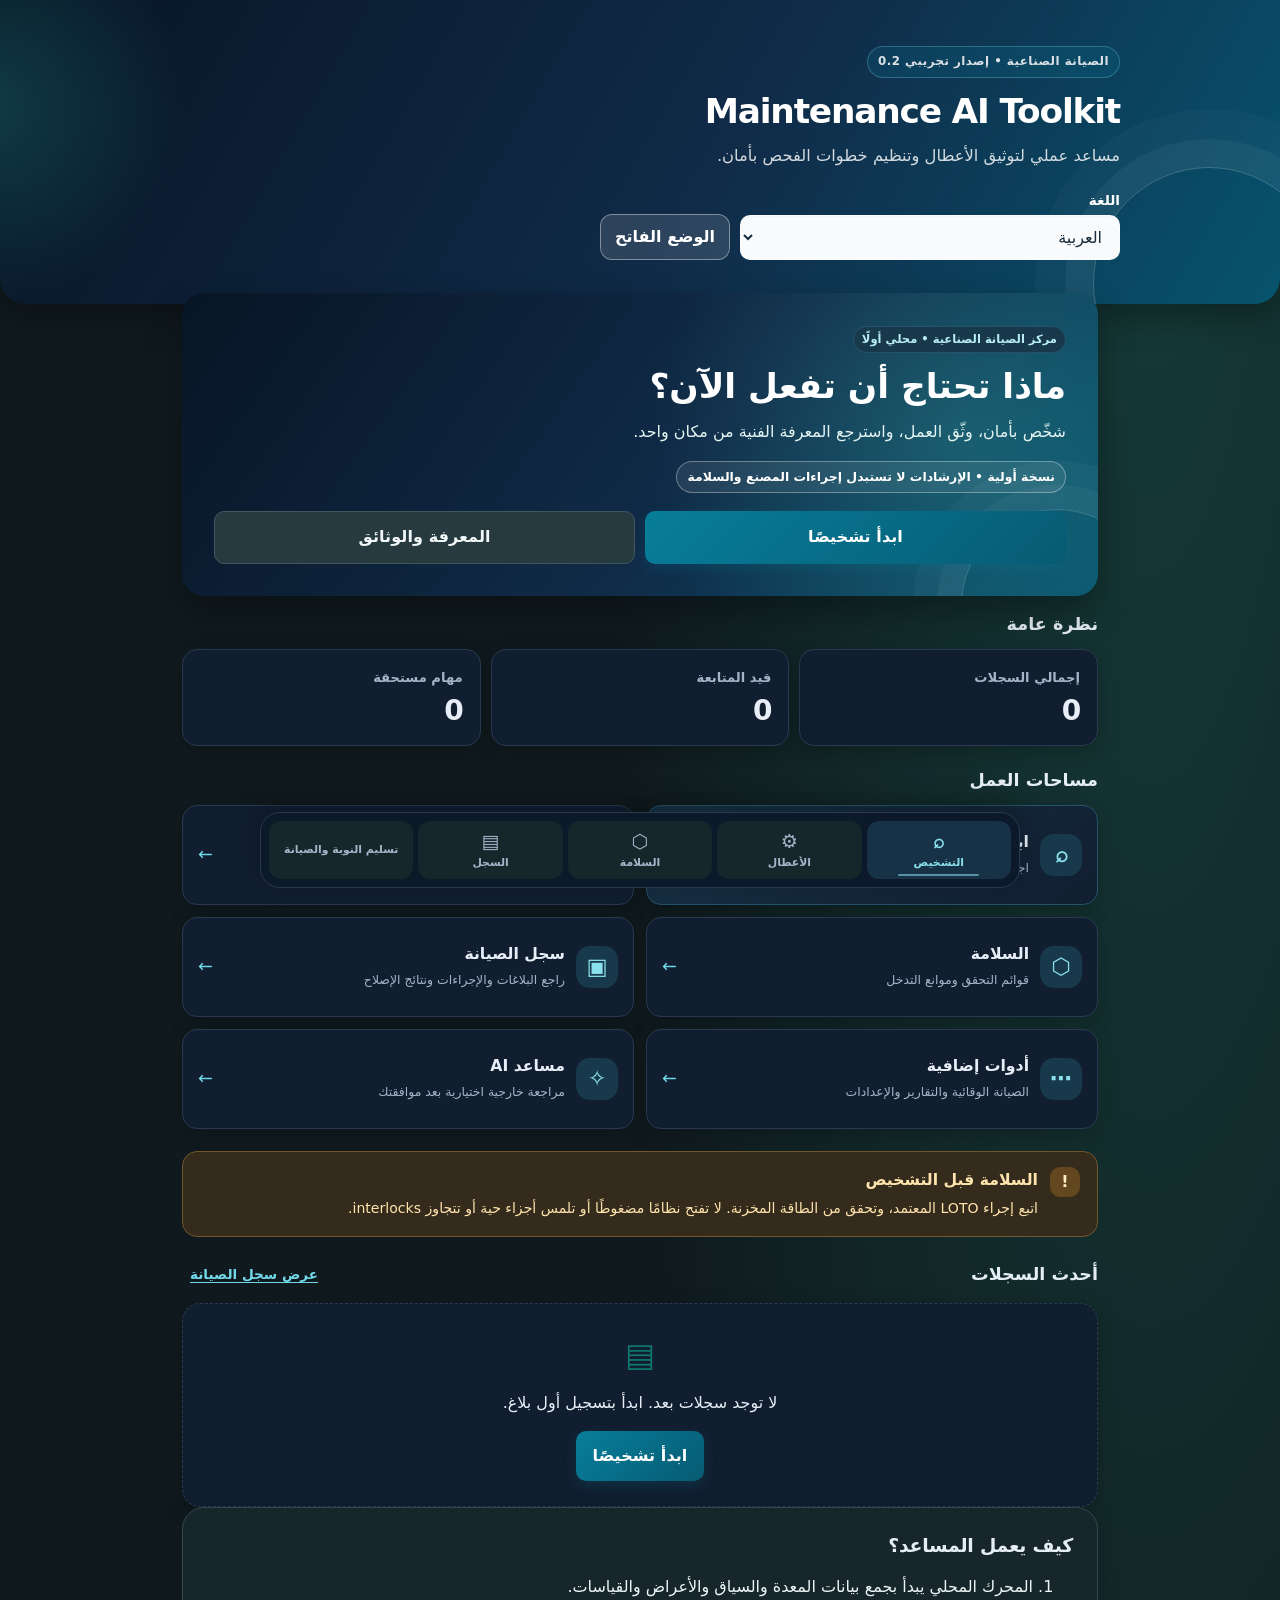
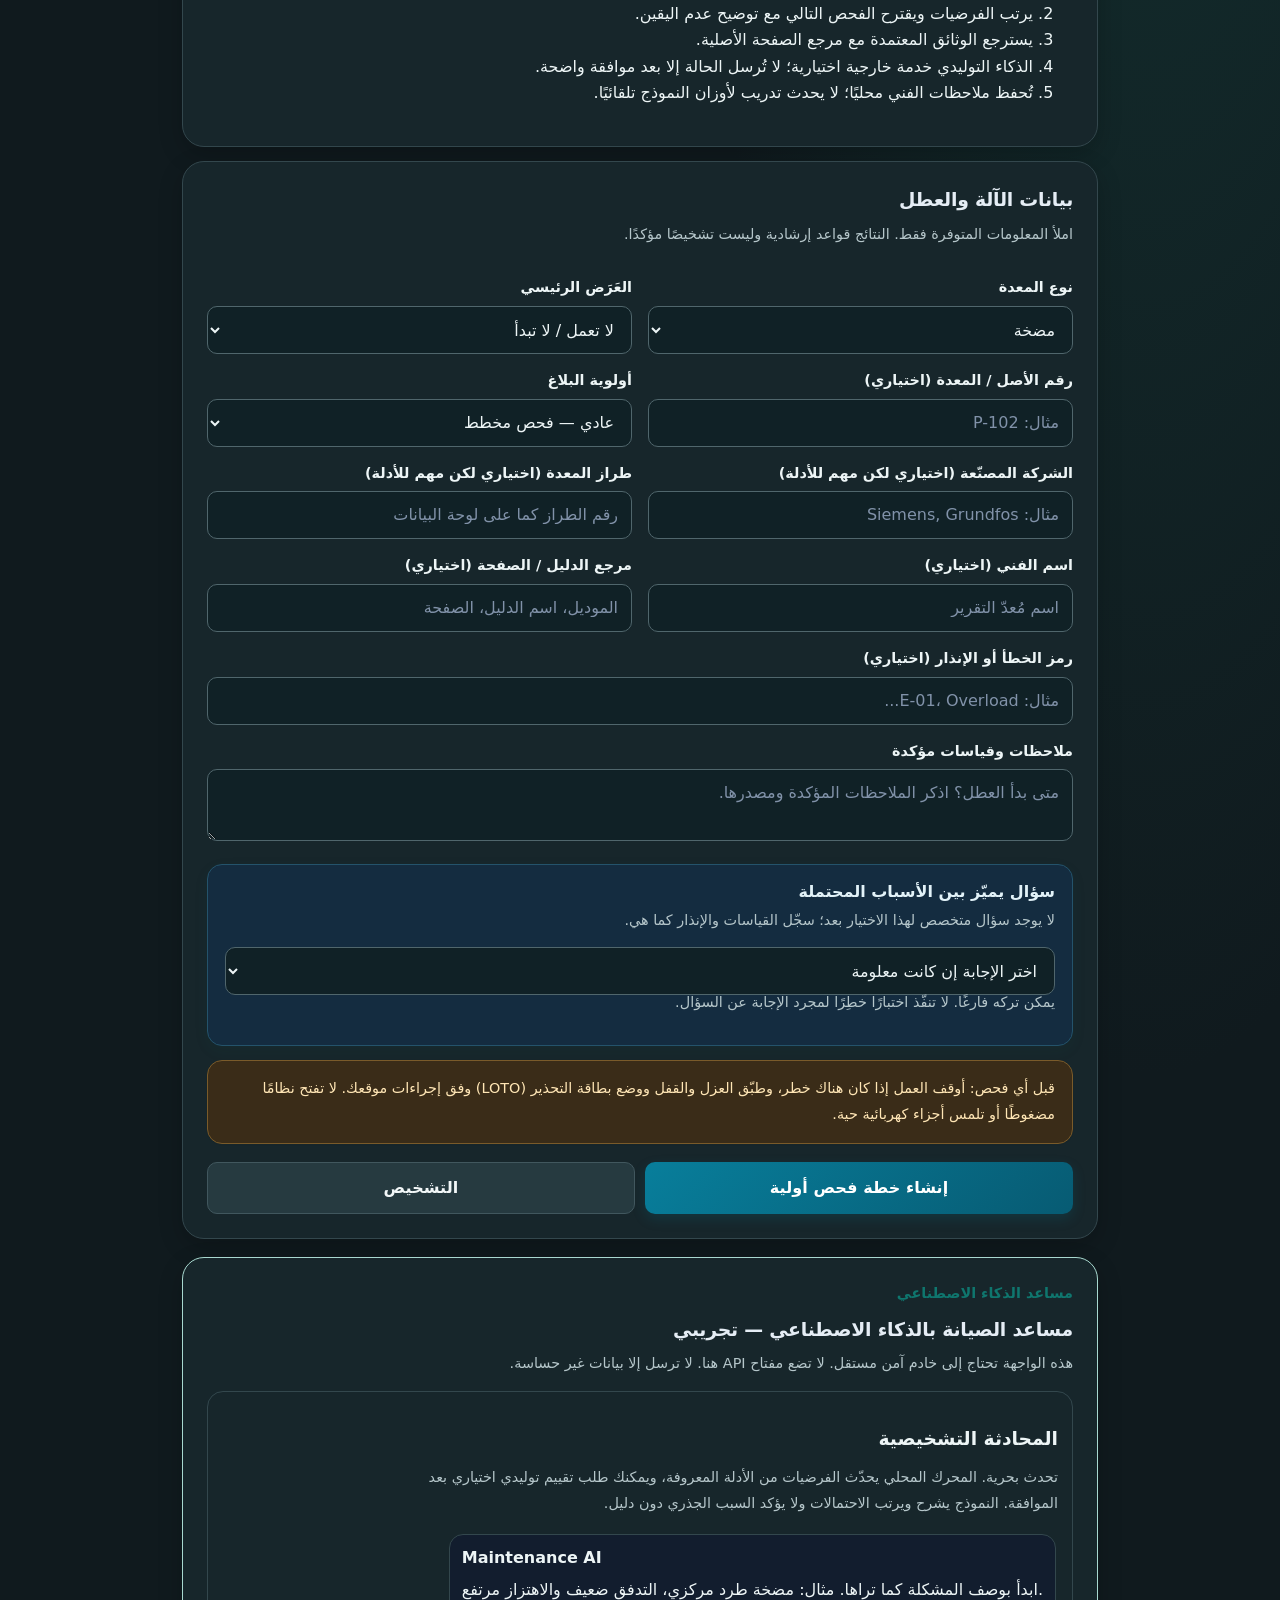
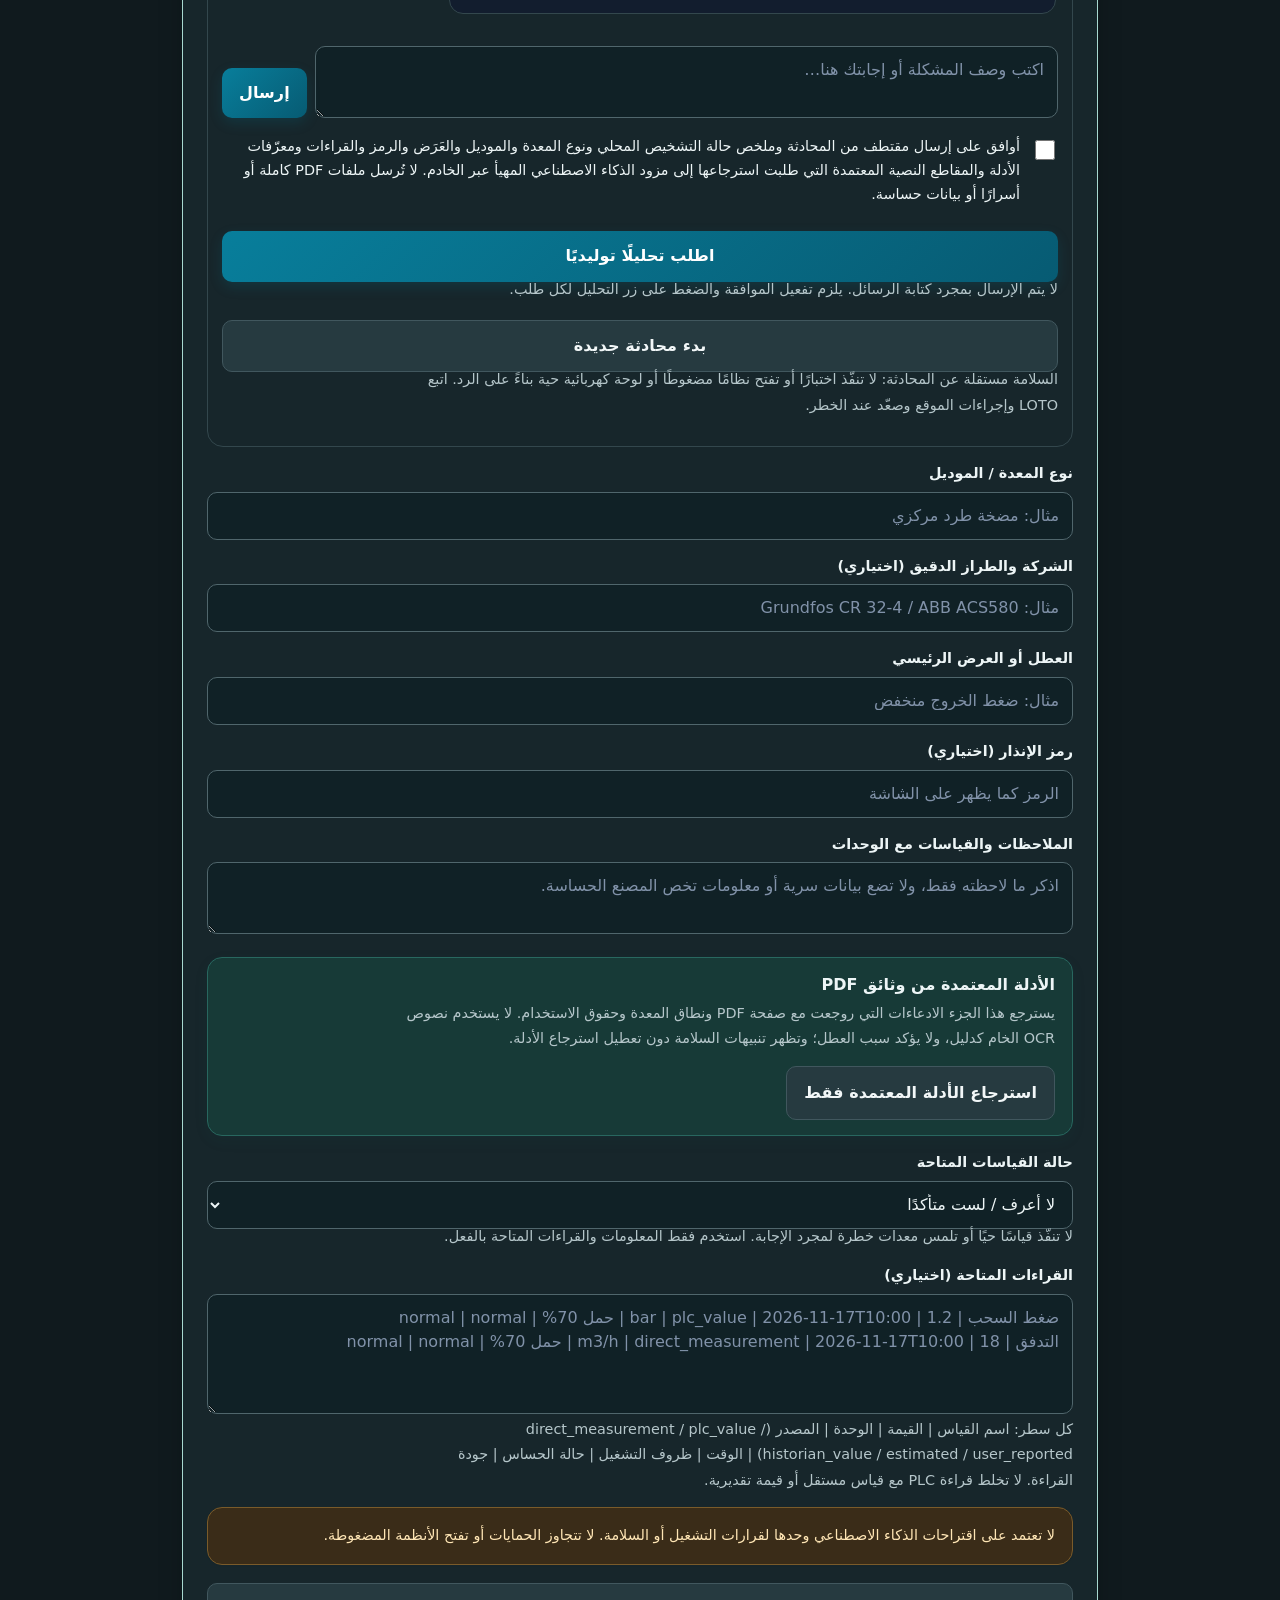
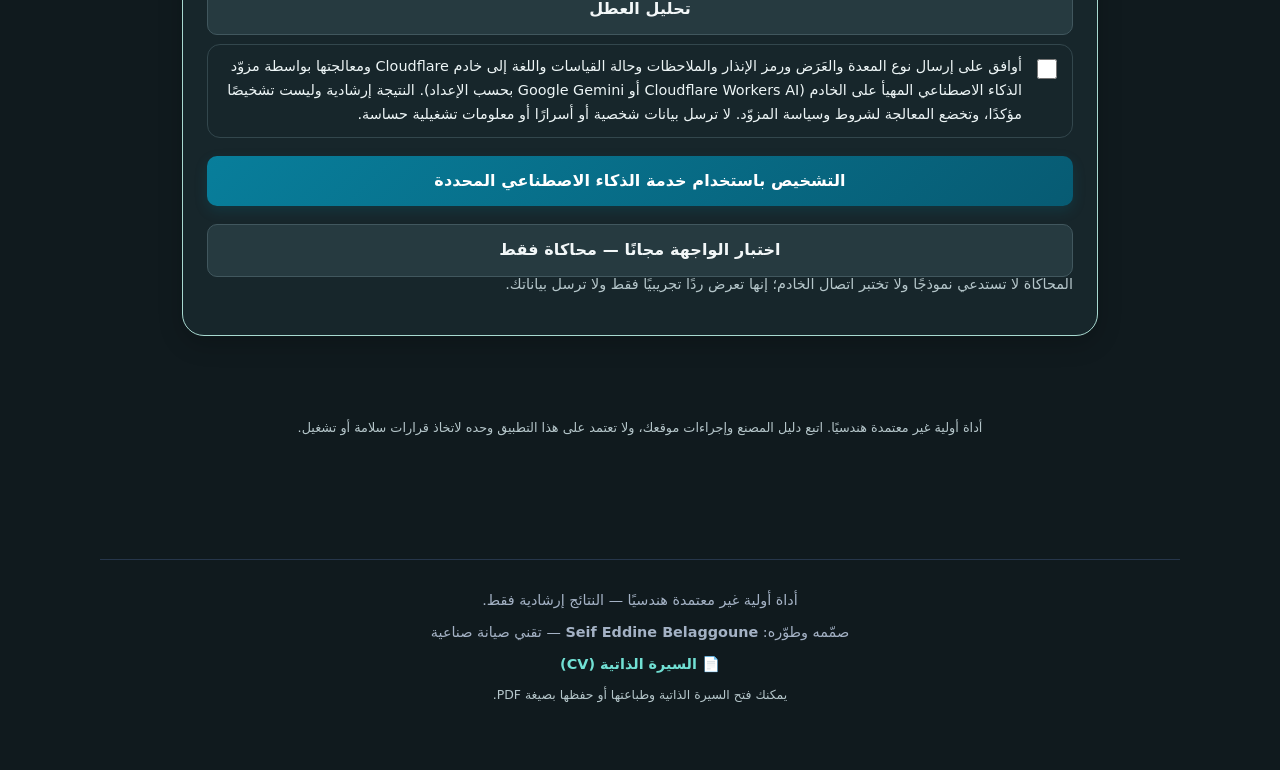
<file: index.html>
<!doctype html>
<html lang="ar" dir="rtl">
<head>
<meta charset="utf-8">
<meta name="viewport" content="width=device-width, initial-scale=1, viewport-fit=cover">
<meta name="theme-color" content="#0b1422">
<meta name="description" content="Maintenance AI Toolkit — مساعد أولي لتوثيق أعطال الصيانة الصناعية والتحقق من السلامة.">
<link rel="manifest" href="./manifest.json">
<link rel="stylesheet" href="./document-library.css">
<title>Maintenance AI Toolkit</title>
<link rel="stylesheet" href="./app-shell.css">
<link rel="stylesheet" href="./ux-redesign.css">
<link rel="stylesheet" href="./p1-app-shell.css">
<link rel="stylesheet" href="./design-system.css">
</head>
<body>
<header><div class="head"><div class="eyebrow">INDUSTRIAL MAINTENANCE • MVP 0.2</div><div class="brand">Maintenance AI Toolkit</div><p class="sub">مساعد عملي لتوثيق الأعطال وتنظيم خطوات الفحص بأمان.</p><div class="header-controls"><div class="language-control"><label for="languageSwitcher" id="languageLabel">اللغة / Language / Langue</label><select id="languageSwitcher" aria-label="Language"><option value="ar">العربية</option><option value="fr">Français</option><option value="en">English</option></select></div><button id="themeToggle" class="theme-toggle" type="button" aria-pressed="false">الوضع الداكن</button></div></div></header>
<main>
<nav class="nav" aria-label="التنقل">
<button class="tab active" data-tab="diagnose">التشخيص</button><button class="tab" data-tab="knowledge">قاعدة الأعطال</button><button class="tab" data-tab="safety">السلامة</button><button class="tab" data-tab="log">سجل الصيانة</button><button class="tab" data-tab="v03">المزيد</button>
</nav>

<section id="diagnose" class="panel">
<section id="homeDashboard" class="ux-home-dashboard" aria-labelledby="homeTitle">
  <div class="ux-hero">
    <span class="ux-status" data-ux-key="eyebrow">مركز الصيانة الصناعية • محلي أولًا</span>
    <h1 id="homeTitle" data-ux-key="title">ماذا تحتاج أن تفعل الآن؟</h1>
    <p data-ux-key="sub">شخّص بأمان، وثّق العمل، واسترجع المعرفة الفنية من مكان واحد.</p>
    <span class="ux-prototype" id="ux-badge" data-ux-key="badge">نسخة أولية</span>
    <div class="actions">
      <button class="btn" type="button" data-go="diagnose" data-ux-key="diagnose">ابدأ تشخيصًا</button>
      <button class="btn secondary" type="button" data-go="knowledge" data-ux-key="knowledge">المعرفة والوثائق</button>
    </div>
  </div>
  <section class="ux-overview" aria-label="Overview">
    <h2 data-ux-key="overview">نظرة عامة</h2>
    <div class="ux-stats">
      <article class="ux-stat"><span data-ux-key="total">إجمالي السجلات</span><strong id="ux-total">0</strong></article>
      <article class="ux-stat"><span data-ux-key="open">قيد المتابعة</span><strong id="ux-open">0</strong></article>
      <article class="ux-stat"><span data-ux-key="due">مهام مستحقة</span><strong id="ux-due">0</strong></article>
    </div>
  </section>
  <div class="ux-section-head"><h2 data-ux-key="workspaces">مساحات العمل</h2></div>
  <div class="ux-actions">
    <button class="ux-action ux-action-primary" type="button" data-go="diagnose"><span class="ux-action-icon" aria-hidden="true">⌕</span><span><b data-ux-key="diagnose">التشخيص</b><small data-ux-key="diagnoseSub">جمع الأعراض والقياسات وترتيب الفرضيات</small></span><span class="ux-arrow" aria-hidden="true">←</span></button>
    <button class="ux-action" type="button" data-go="knowledge"><span class="ux-action-icon" aria-hidden="true">▤</span><span><b data-ux-key="knowledge">المعرفة والوثائق</b><small data-ux-key="knowledgeSub">استيراد PDF والصور والبحث مع مرجع الصفحة</small></span><span class="ux-arrow" aria-hidden="true">←</span></button>
    <button class="ux-action" type="button" data-go="safety"><span class="ux-action-icon" aria-hidden="true">⬡</span><span><b data-ux-key="safety">السلامة</b><small data-ux-key="safetySub">قوائم التحقق وموانع التدخل</small></span><span class="ux-arrow" aria-hidden="true">←</span></button>
    <button class="ux-action" type="button" data-go="log"><span class="ux-action-icon" aria-hidden="true">▣</span><span><b data-ux-key="log">سجل الصيانة</b><small data-ux-key="logSub">الحالات والإجراءات ونتائج الإصلاح</small></span><span class="ux-arrow" aria-hidden="true">←</span></button>
    <button class="ux-action" type="button" data-go="v03"><span class="ux-action-icon" aria-hidden="true">⋯</span><span><b data-ux-key="handover">أدوات إضافية</b><small data-ux-key="handoverSub">الصيانة الوقائية والتقارير والإعدادات</small></span><span class="ux-arrow" aria-hidden="true">←</span></button>
    <button class="ux-action" type="button" data-go="ai"><span class="ux-action-icon" aria-hidden="true">✧</span><span><b data-ux-key="ai">مساعد AI</b><small data-ux-key="aiSub">مراجعة خارجية اختيارية بعد موافقتك</small></span><span class="ux-arrow" aria-hidden="true">←</span></button>
  </div>
  <div class="ux-safety">
    <span class="ux-safety-icon" aria-hidden="true">!</span>
    <div><h2 data-ux-key="safetyTitle">السلامة قبل التشخيص</h2><p data-ux-key="safetyText">اتبع إجراء LOTO المعتمد وتحقق من الطاقة المخزنة. لا تفتح نظامًا مضغوطًا أو تلمس أجزاء حية أو تتجاوز interlocks.</p></div>
  </div>
  <section class="ux-recent">
    <div class="ux-section-head"><h2 data-ux-key="recent">أحدث السجلات</h2><button type="button" class="ux-link" data-go="log" data-ux-key="all">عرض سجل الصيانة</button></div>
    <div id="ux-recent-list" aria-live="polite"></div>
  </section>
  <div class="card">
    <h2 data-ux-key="howTitle">كيف يعمل المساعد؟</h2>
    <ol>
      <li data-ux-key="howLocal">المحرك المحلي يبدأ بجمع بيانات المعدة والسياق والأعراض والقياسات.</li>
      <li data-ux-key="howHypotheses">يرتب الفرضيات ويقترح الفحص التالي مع توضيح عدم اليقين.</li>
      <li data-ux-key="howDocs">يسترجع الوثائق المعتمدة مع مرجع الصفحة الأصلية.</li>
      <li data-ux-key="howAI">الذكاء التوليدي خدمة خارجية اختيارية؛ لا تُرسل الحالة إلا بعد موافقة واضحة.</li>
      <li data-ux-key="howLearning">تُحفظ ملاحظات الفني محليًا؛ لا يحدث تدريب لأوزان النموذج تلقائيًا.</li>
    </ol>
  </div>
</section>

<div class="card"><h2>بيانات الآلة والعطل</h2><p class="hint">املأ المعلومات المتوفرة فقط. النتائج قواعد إرشادية وليست تشخيصًا مؤكدًا.</p>
<form id="diagnosisForm">
<div class="grid"><div><label for="machine">نوع المعدة</label><select id="machine"><option value="pump">مضخة</option><option value="motor">محرك كهربائي</option><option value="conveyor">ناقل / سير</option><option value="compressor">ضاغط هواء</option><option value="hydraulic">نظام هيدروليكي</option><option value="valve">صمام / مشغل</option><option value="vfd">مغير سرعة VFD</option><option value="instrumentation">حساس / جهاز قياس</option><option value="pneumatic">نظام هوائي</option><option value="gearbox">علبة تروس / ناقل حركة</option><option value="bearing">محمل / مجموعة دوارة</option><option value="electrical_control">لوحة كهربائية / PLC</option><option value="electronics">إلكترونيات / دوائر إلكترونية</option><option value="electrical_panel">لوحات ودوائر كهربائية</option><option value="plc">أنظمة PLC</option><option value="cnc">أنظمة CNC والتحكم العددي</option><option value="servo_drive">محركات وقيادات السيرفو</option><option value="hmi">واجهات HMI</option><option value="industrial_network">شبكات صناعية / SCADA / Fieldbus</option><option value="robotics">روبوتات / سيرفو / CNC</option><option value="safety_circuit">دوائر سلامة وإيقاف طوارئ</option><option value="fan-blower">مراوح ونافخات صناعية</option><option value="steam_system">أنظمة بخار ومصائد بخار</option><option value="dust_collector">مجمعات الغبار</option><option value="cooling">أنظمة تبريد صناعي</option><option value="thermal">تبريد / تسخين / مبادل حراري</option><option value="other">معدة أخرى</option></select></div>
<div><label for="symptom">العَرَض الرئيسي</label><select id="symptom"><option value="not_start">لا تعمل / لا تبدأ</option><option value="noise">ضجيج أو اهتزاز غير عادي</option><option value="overheat">ارتفاع الحرارة</option><option value="leak">تسرب</option><option value="low_flow">ضغط أو تدفق ضعيف</option><option value="trip">فصل كهربائي / إنذار</option><option value="bad_signal">قراءة غير منطقية / فقدان إشارة</option><option value="slow_cycle">حركة أو دورة بطيئة</option><option value="intermittent">عطل متقطع</option><option value="high_pressure">ضغط أعلى من المعتاد</option><option value="consumption">استهلاك طاقة أو مادة غير طبيعي</option><option value="other">عَرَض آخر</option></select></div></div>
<div class="grid"><div><label for="assetId">رقم الأصل / المعدة (اختياري)</label><input id="assetId" maxlength="80" placeholder="مثال: P-102"></div><div><label for="priority">أولوية البلاغ</label><select id="priority"><option value="routine">عادي — فحص مخطط</option><option value="high">مرتفع — يؤثر في الإنتاج</option><option value="urgent">عاجل — خطر محتمل أو حالة غير آمنة</option></select></div></div>
<div class="grid"><div><label for="manufacturer">الشركة المصنّعة (اختياري لكن مهم للأدلة)</label><input id="manufacturer" maxlength="100" placeholder="مثال: Siemens, Grundfos"></div><div><label for="equipmentModel">طراز المعدة (اختياري لكن مهم للأدلة)</label><input id="equipmentModel" maxlength="100" placeholder="رقم الطراز كما على لوحة البيانات"></div></div>
<div class="grid"><div><label for="technician">اسم الفني (اختياري)</label><input id="technician" maxlength="100" placeholder="اسم مُعدّ التقرير"></div><div><label for="manualRef">مرجع الدليل / الصفحة (اختياري)</label><input id="manualRef" maxlength="160" placeholder="اسم الدليل، رقم الوثيقة والصفحة"></div></div>
<label for="code">رمز الخطأ أو الإنذار (اختياري)</label><input id="code" placeholder="مثال: E-01، Overload...">
<label for="observations">ملاحظات وقياسات مؤكدة</label><textarea id="observations" placeholder="متى بدأ العطل؟ هل تغيّر صوت المعدة؟ اذكر القيم والوحدات ومصدرها."></textarea>
<div class="result" id="followupBox"><h3>سؤال يميّز بين الأسباب المحتملة</h3><p class="hint" id="followupPrompt">اختر المعدة والعَرَض لعرض سؤال موجّه.</p><select id="followupAnswer" aria-label="إجابة سؤال التشخيص"><option value="">اختر الإجابة إن كانت معلومة</option></select><p class="hint">يمكن تركه فارغًا. لا تنفّذ اختبارًا خطِرًا لمجرد الإجابة عن السؤال.</p></div>
<div class="notice" style="margin-top:14px">قبل أي فحص: أوقف العمل إذا كان هناك خطر، وطبّق العزل والقفل ووضع بطاقة التحذير (LOTO) وفق إجراءات موقعك. لا تفتح نظامًا مضغوطًا أو تلمس أجزاء كهربائية حية.</div>
<div id="safetyGateNotice" class="notice" role="alert"><p>تنبيه سلامة: لم تكتمل مراجعة جميع بنود السلامة. يمكنك متابعة التشخيص، لكن لا تنفّذ تدخلًا ميدانيًا قبل التحقق من العزل والطاقة المخزنة ومعدات الوقاية وإجراءات الموقع ودليل المصنع.</p></div><div class="actions"><button class="btn" type="submit">إنشاء خطة فحص أولية</button><button class="btn secondary" type="reset">التشخيص</button></div>
</form><div id="diagnosisResult" aria-live="polite"></div></div>
</section>
<section id="ai" class="panel">
<div class="card"><h2>مساعد الصيانة — الذكاء الاصطناعي والتشخيص المحلي</h2>
<p class="hint">اختر التشخيص المحلي دون إرسال البيانات، أو وافق صراحةً لإرسال بيانات الحالة إلى خادم الصيانة عبر Cloudflare Worker. لا تُرسل بيانات سرية أو معلومات تشغيلية حساسة.</p>
<form id="aiForm">
<label for="aiMachine">نوع المعدة</label><input id="aiMachine" required maxlength="120" placeholder="مثال: مضخة طرد مركزي">
<label for="aiModel">الشركة والطراز الدقيق (اختياري)</label><input id="aiModel" maxlength="160" placeholder="مثال: Grundfos CR 32-4 / ABB ACS580">
<label for="aiSymptom">العطل أو العرض الرئيسي</label><input id="aiSymptom" required maxlength="240" placeholder="مثال: ضغط الخروج منخفض">
<label for="aiCode">رمز الإنذار (اختياري)</label><input id="aiCode" maxlength="300" placeholder="الرمز كما يظهر على الشاشة">
<label for="aiObservations">الملاحظات والقياسات مع الوحدات (اختياري)</label><textarea id="aiObservations" maxlength="3000" placeholder="اذكر ما لاحظته فقط، ولا تضع بيانات سرية أو معلومات تخص المصنع الحساسة."></textarea>
<div id="dynamicSessionPanel" class="result" aria-live="polite"><h3>جلسة تشخيص موجّهة</h3><p id="dynamicSessionStatus" class="hint">أدخل نوع المعدة والعَرَض لبدء جلسة محلية إن كان لهما مسار معتمد.</p><p id="dynamicQuestionText"></p><select id="dynamicAnswer" aria-label="إجابة سؤال التشخيص الموجّه" hidden></select><div class="actions"><button id="recordDynamicAnswer" class="btn secondary" type="button" hidden>تسجيل الإجابة التالية</button></div><ol id="dynamicHypotheses"></ol><p class="hint">تُستخدم الأدلة المسجلة محليًا لتوجيه التحليل. الفرضيات أولية وليست سببًا مؤكدًا.</p></div>
<label for="aiMeasurementStatus">حالة القياسات المتاحة</label><select id="aiMeasurementStatus"><option value="unknown">لا أعرف / لست متأكدًا</option><option value="none">لا توجد قراءة متاحة</option><option value="available">توجد قراءات مسجلة بالفعل</option></select><p class="hint" id="aiMeasurementHint">لا تنفّذ قياسًا حيًا أو تلمس معدات خطرة لمجرد الإجابة. استخدم فقط المعلومات والقراءات المتاحة بالفعل.</p><label for="aiMeasurementReadings">القراءات المتاحة (اختياري)</label><textarea id="aiMeasurementReadings" rows="4" placeholder="ضغط السحب | 1.2 | bar | plc_value | 2026-11-17T10:00 | حمل 70% | normal | normal&#10;التدفق | 18 | m3/h | direct_measurement | 2026-11-17T10:00 | حمل 70% | normal | normal"></textarea><p class="hint">كل سطر: اسم القياس | القيمة | الوحدة | المصدر (direct_measurement / plc_value / historian_value / estimated / user_reported) | الوقت | ظروف التشغيل | حالة الحساس | جودة القراءة. لا تخلط قراءة PLC مع قياس مستقل أو قيمة تقديرية.</p>
<div class="notice">لا تستخدم اقتراحات الذكاء الاصطناعي وحدها لاتخاذ قرارات تشغيل أو سلامة. طبّق LOTO وإجراءات موقعك، ولا تتجاوز الحمايات أو تفتح الأنظمة المضغوطة.</div>
<div class="actions"><button class="btn secondary" id="askAi" type="submit">التشخيص المحلي — دون إرسال البيانات</button></div>
<label class="check" for="aiCloudConsent"><input id="aiCloudConsent" type="checkbox"><span id="aiCloudConsentText">أوافق على إرسال نوع المعدة والعَرَض ورمز الإنذار والملاحظات وحالة القياسات واللغة إلى خادم Cloudflare ومعالجتها بواسطة مزوّد الذكاء الاصطناعي المهيأ على الخادم (Cloudflare Workers AI أو Google Gemini بحسب الإعداد). النتيجة إرشادية وليست تشخيصًا مؤكدًا، وتخضع المعالجة لشروط وسياسة المزوّد. لا ترسل بيانات شخصية أو أسرارًا أو معلومات تشغيلية حساسة.</span></label>
<div class="actions"><button class="btn" id="askCloudAI" type="button">التشخيص عبر الخادم</button></div>
<div class="actions"><button class="btn secondary" id="simulateCloudAI" type="button">اختبار الواجهة مجانًا — محاكاة فقط</button></div>
<p class="hint" id="aiSimulationHint">المحاكاة لا تستدعي نموذجًا ولا تختبر اتصال الخادم؛ إنها تعرض ردًا تجريبيًا فقط ولا ترسل بياناتك.</p>
</form>
<div id="aiResult" class="result" aria-live="polite" hidden></div>
<div id="aiAnswerTools" class="actions no-print" hidden><button type="button" class="btn secondary" id="speakAiAnswer">قراءة الإجابة صوتيًا</button><button type="button" class="btn secondary" id="stopAiSpeech">إيقاف القراءة</button><button type="button" class="btn secondary" id="clearAiCache">مسح الإجابات المحفوظة</button></div>
</div>
</section>
<section id="knowledge" class="panel">
<div class="card">
<h2>قاعدة المعرفة الفنية — نسخة أولية</h2>
<p class="hint">أنماط أعطال شائعة مستخلصة من مراجع عامة. هذه احتمالات للفحص وليست تشخيصًا مؤكدًا، ويجب مطابقتها مع دليل المصنع وبيانات المعدة.</p>
<div class="notice">أوقف المعدة وصعّد الحالة عند وجود دخان أو شرر أو رائحة احتراق أو اهتزاز شديد أو تسرب عالي الضغط أو حركة غير متوقعة. طبّق العزل والقفل ووضع بطاقة التحذير (LOTO)، وتحقق من الطاقة المخزنة قبل التدخل.</div>
<div class="grid" id="knowledgeTools"><div><label for="knowledgeSearch">بحث داخل قاعدة المعرفة</label><input id="knowledgeSearch" type="search" placeholder="مثال: تدفق ضعيف، VFD، محمل، تسرب..." autocomplete="off"></div><div><label for="knowledgeCategory">تصنيف المعدة</label><select id="knowledgeCategory"><option value="">كل التصنيفات</option><option>المضخات</option><option>المحركات الكهربائية</option><option>الضواغط وشبكات الهواء المضغوط</option><option>الأنظمة الهيدروليكية والصمامات</option><option>مغيرات السرعة (VFD) ومحركات التحكم</option><option>الحساسات وأجهزة القياس</option><option>الناقلات والسير الناقل</option><option>طريقة استخدام المعرفة</option><option>المراجع الفنية</option></select></div></div><p class="hint" id="knowledgeCount" aria-live="polite">تظهر جميع الأقسام. اكتب كلمة أو اختر تصنيفًا لتضييق النتائج.</p>
<h3>المضخات</h3>
<ul>
<li><b>تدفق ضعيف أو معدوم:</b> راجع مستوى السائل، ووضع الصمامات، ومؤشرات الضغط/التدفق، واحتمال انسداد خط السحب أو المرشح أو دخول الهواء. قارن القراءات بمنحنى المضخة وظروف التشغيل المعتمدة.</li>
<li><b>صوت يشبه الحصى أو فرقعة مع تراجع الأداء:</b> قد يتوافق مع التجويف (Cavitation) أو اضطراب السحب؛ راجع ظروف السحب ومعدل التدفق وفق دليل المصنع، ولا تغيّر ضبط الصمامات عشوائيًا.</li>
<li><b>تسرب:</b> حدد السائل والمنطقة من مسافة آمنة. لا تشد الوصلات ولا تفك الأختام تحت الضغط؛ اعزل وفرّغ الطاقة وفق الإجراء المعتمد.</li>
</ul>
<h3>المحركات الكهربائية</h3>
<ul>
<li><b>لا يبدأ التشغيل أو يفصل:</b> سجّل رمز الإنذار وحالة أمر التشغيل. الأسباب المحتملة تشمل التغذية أو الحماية أو interlock أو الحمل؛ الفحص داخل اللوحات وقياسات الجهد/التيار من اختصاص شخص مؤهل وبعد العزل.</li>
<li><b>ارتفاع الحرارة:</b> راجع الحمل، والتهوية، ونظافة فتحات التبريد، واتجاهات التيار والجهد المتاحة من نظام المراقبة. قارن القيم بلوحة الاسم وتعليمات المصنع.</li>
<li><b>اهتزاز أو ضجيج:</b> احتمالات تشمل المحامل، أو سوء المحاذاة، أو عدم الاتزان، أو التثبيت، أو الرنين. أوقف المعدة واعزلها قبل أي فحص ميكانيكي.</li>
</ul>
<h3>الضواغط وشبكات الهواء المضغوط</h3>
<ul>
<li><b>ضغط منخفض عند نقطة الاستخدام:</b> قارن ضغط مخرج الضاغط بضغط نقطة الاستخدام، وافحص السجلات بحثًا عن هبوط ضغط أو تسرب أو مرشح مسدود أو مشكلة في المجفف/مصيدة المكثفات.</li>
<li><b>استهلاك أو تشغيل غير معتاد:</b> افحص سجلات التشغيل والتسربات والمرشحات والتبريد ومستوى الزيت وفق جدول المصنع. لا تفتح مستقبل الهواء أو الخطوط قبل العزل والتفريغ والتحقق من انعدام الضغط.</li>
</ul>
<h3>الأنظمة الهيدروليكية والصمامات</h3>
<ul>
<li><b>حركة بطيئة أو قوة ضعيفة:</b> راجع مستوى الزيت ودرجة حرارته ومؤشرات الضغط والتدفق وسجل المرشحات. لا تضبط صمام التنفيس ولا تغيّر إعدادات الضغط دون مواصفات وإذن معتمد.</li>
<li><b>تسرب هيدروليكي:</b> لا تبحث عن التسرب باليد؛ قد يخترق السائل عالي الضغط الجلد حتى عبر ثقب صغير. أوقف العمل واعزل وفرّغ الضغط بطريقة معتمدة. الاشتباه في حقن سائل تحت الجلد يستلزم تقييمًا طبيًا عاجلًا.</li>
<li><b>صمام لا يتحرك أو لا يصل إلى الموضع المطلوب:</b> راجع إشارة الأمر ومؤشر الموضع والإنذارات من واجهة التحكم، ثم تحقق من مصدر الطاقة/الهواء/الهيدروليك حسب تصميم المشغل. لا تتجاوز interlocks ولا تفك المشغل قبل العزل.</li>
</ul>
<h3>مغيرات السرعة (VFD) ومحركات التحكم</h3>
<ul>
<li><b>فصل أو إنذار من المغير:</b> سجّل الرمز كما يظهر، وحالة التشغيل والحمل والوقت. راجع دليل الموديل وسجل الأعطال؛ قد تكون الأسباب حملًا زائدًا أو مشكلة تغذية/محرك/تبريد أو إعدادات.</li>
<li><b>ارتفاع حرارة المغير أو المحرك:</b> راجع مؤشرات الحرارة والتحميل والتهوية من الخارج. لا تغيّر التردد أو حدود التيار أو معلمات الحماية دون مواصفات المصنع وتصريح.</li>
<li><b>المحرك لا يستجيب للأمر:</b> راجع مصدر الأمر المختار، وحالة الجاهزية والإنذارات ودوائر السماح من واجهة التحكم. لا تتجاوز interlocks أو تفتح اللوحة وهي حية.</li>
</ul>
<h3>الحساسات وأجهزة القياس</h3>
<ul>
<li><b>قراءة ثابتة أو غير منطقية:</b> قارنها بمؤشر مستقل معتمد أو اتجاهات سابقة، وتحقق من الوحدة ونقطة القياس وحالة العملية. قد يكون السبب حساسًا أو توصيلًا أو معايرة أو مشكلة عملية.</li>
<li><b>فقدان الإشارة أو إنذار خارج النطاق:</b> سجّل الرمز والقيمة والوقت، وراجع حالة الاتصال/القناة من نظام التحكم. فحص التوصيلات وقياسات الدوائر من اختصاص شخص مؤهل وبعد العزل المناسب.</li>
<li><b>اختلاف بين قراءة الحساس والواقع:</b> لا تعطل الإنذار ولا تعتمد قراءة واحدة لاتخاذ قرار سلامة؛ اتبع إجراء التحقق والمعايرة المعتمد للموديل.</li>
</ul>
<h3>الناقلات والسير الناقل</h3>
<ul>
<li><b>لا يبدأ السير:</b> راجع حالة زر الطوارئ والحواجز وإشارات السماح من واجهة التحكم، دون تجاوز أي interlock. سجّل الإنذارات وحالة المحرك.</li>
<li><b>انحراف السير أو انزلاقه:</b> أوقف المعدة واعزلها قبل فحص المحاذاة أو الشد أو البكرات؛ استخدم إجراء المصنع ولا تقترب من نقاط السحب.</li>
<li><b>ضجيج أو سخونة محمل:</b> أوقف المعدة عند الضجيج المفاجئ أو الشديد. افحص التثبيت والمحامل فقط بعد العزل وتأمين الحركة والطاقة المخزنة.</li>
</ul>
<div class="card" id="oemLookupCard">
<h3 id="oemLookupTitle">بحث موثّق في أكواد وأعطال المصنّعين</h3>
<p id="oemLookupHint" class="hint">81 سجلًا مرتبطًا بأدلة رسمية لعائلات محددة. هذه السجلات راجعت نصوص الأدلة، لكنها ليست تحققًا ميدانيًا ولا تنطبق تلقائيًا على كل آلة من العلامة نفسها.</p>
<label for="oemLookupSearch">ابحث برمز الإنذار أو الشركة أو الطراز أو وحدة التحكم</label>
<input id="oemLookupSearch" type="search" autocomplete="off" placeholder="مثال: F07900، SINAMICS G120C، XINJE DS5K">
<div id="oemLookupResults" aria-live="polite"><p class="hint">جارٍ تحميل السجلات…</p></div>
</div>
<h3>طريقة استخدام المعرفة</h3>
<ol>
<li>سجّل العَرَض والرمز والوقت والقياسات والوحدات كما ظهرت، ولا تخمّن القيم المفقودة.</li>
<li>ابدأ بالملاحظات الخارجية والسجلات المتاحة من دون تعريض نفسك للخطر.</li>
<li>اختبر فرضية واحدة في كل مرة، ضمن صلاحياتك وإجراءات الموقع.</li>
<li>وثّق النتيجة؛ إذا لم تتطابق الأدلة أو بقي الخطر، أوقف التشخيص وصعّد لمختص.</li>
</ol>
<p><a href="./knowledge/ELECTRIC-MOTOR-AND-VFD-CASEBOOK.md" target="_blank" rel="noopener noreferrer">فتح دليل تشخيص المحركات الكهربائية وVFD والحمايات — PDF ومراجع مجانية</a></p>
<h3>المراجع الفنية</h3>
<ul>
<li><a href="https://www.energy.gov/sites/prod/files/2014/05/f16/pump.pdf" target="_blank" rel="noopener noreferrer">U.S. Department of Energy — Improving Pumping System Performance</a></li>
<li><a href="https://library.e.abb.com/public/c553f9f2138646fbbe2321456a02de51/MN404.pdf" target="_blank" rel="noopener noreferrer">ABB — Motor Maintenance &amp; Troubleshooting</a></li>
<li><a href="https://www1.eere.energy.gov/manufacturing/tech_assistance/pdfs/compressed_air_sourcebook.pdf" target="_blank" rel="noopener noreferrer">U.S. Department of Energy — Improving Compressed Air System Performance</a></li>
<li><a href="https://www.osha.gov/ords/imis/accidentsearch.accident_detail?id=170764609" target="_blank" rel="noopener noreferrer">OSHA — Hydraulic fluid injection injury incident report</a></li>
</ul>
<p class="hint">المراجع العامة لا تتغلب على دليل المصنع الخاص بالموديل أو إجراءات السلامة المحلية. لا تتضمن هذه المكتبة قيم ضبط أو حدود ضغط أو عزوم ربط لأنها تختلف حسب المعدة.</p>
</div>

<div class="card" id="documentLibraryPanel">
  <h2>مكتبة الوثائق والصور واستخراج المعرفة</h2>
  <p class="hint">استورد كتيبات PDF أو صور لوحات البيانات والمكونات، واستخرج النص محليًا ثم ابحث فيه وراجع الادعاءات الفنية قبل إتاحتها للتشخيص. لا تُرفع الملفات أو محتوياتها إلى الخادم.</p>
  <div class="notice">PDF نصي أو ممسوح ضوئيًا، وصور JPG/PNG/WebP حتى 15 MB. OCR بالعربية أو الفرنسية أو الإنجليزية. OCR الصور يستخرج النصوص ولوحات البيانات فقط، ولا يشخّص التلف المرئي للمكونات. يحتاج محرك القراءة وبيانات اللغة إلى تنزيل أول مرة. PDF حتى 40 MB و1200 صفحة، وOCR حتى 150 صفحة مصورة لكل ملف. الحقوق غير معتمدة تلقائيًا.</div>
  <form id="documentImportForm">
    <label for="documentPdfFile">اختر PDF أو صورة للمعدة / لوحة البيانات</label>
    <input id="documentPdfFile" type="file" accept="application/pdf,.pdf,image/jpeg,image/png,image/webp" required>
    <div class="document-ocr-controls">
      <label class="document-ocr-toggle"><input id="documentOcrEnabled" type="checkbox"> تفعيل OCR لصفحات PDF المصورة</label>
      <label for="documentOcrLanguage">لغة OCR</label>
      <select id="documentOcrLanguage">
        <option value="eng">English</option>
        <option value="fra">Français</option>
        <option value="ara">العربية</option>
        <option value="eng+fra+ara">English + Français + العربية</option>
      </select>
    </div>
    <button class="btn" id="documentImportButton" type="submit">استخراج وفهرسة محلية</button>
  </form>
  <p id="documentLibraryStatus" role="status" aria-live="polite">الملفات والنصوص تحفظ في IndexedDB على هذا الجهاز فقط.</p>
  <form id="documentSearchForm">
    <label for="documentSearchQuery">بحث داخل الوثائق المستوردة</label>
    <input id="documentSearchQuery" type="search" placeholder="مثال: cavitation / pression aspiration / ضغط السحب">
    <button class="btn secondary" type="submit">بحث في الصفحات</button>
  </form>
  <div id="documentSearchResults" aria-live="polite"></div>
  <h3>الوثائق على هذا الجهاز</h3>
  <div id="documentLibraryList"></div>
</div>

<div class="card" id="knowledgeImportPanel">
  <h2>استيراد بيانات المعرفة — منطقة استقبال محلية</h2>
  <p class="hint">استورد JSON أو CSV أو Markdown أو TXT إلى منطقة مرشحين منفصلة على هذا الجهاز. لا تدخل هذه البيانات إلى التشخيص تلقائيًا. ملفات PDF والصور تُدار من مكتبة الوثائق أعلاه.</p>
  <div class="notice">يلزم تسجيل ترخيص الكود وترخيص البيانات كلٌّ على حدة. لا يعني ظهور الملف في منطقة الاستقبال أن مصدره موثوق أو أن إعادة استخدامه مسموحة أو أنه اجتاز المراجعة الفنية.</div>
  <form id="knowledgeImportForm">
    <label for="knowledgeImportFile">ملف المعرفة</label>
    <input id="knowledgeImportFile" type="file" accept=".json,.csv,.md,.markdown,.txt,application/json,text/csv,text/markdown,text/plain" required>
    <div class="grid">
      <div><label for="knowledgeSourceId">معرّف المصدر</label><input id="knowledgeSourceId" required maxlength="120" placeholder="مثال: pump-manual-2026"></div>
      <div><label for="knowledgeSourceTitle">عنوان المصدر</label><input id="knowledgeSourceTitle" required maxlength="300"></div>
      <div><label for="knowledgeSourceOwner">المالك / الناشر</label><input id="knowledgeSourceOwner" required maxlength="160"></div>
      <div><label for="knowledgeSourceUrl">الرابط الأصلي HTTPS</label><input id="knowledgeSourceUrl" type="url" required placeholder="https://"></div>
      <div><label for="knowledgeSourceVersion">الإصدار / الطبعة</label><input id="knowledgeSourceVersion" required></div>
      <div><label for="knowledgeSourceDate">تاريخ المصدر</label><input id="knowledgeSourceDate" type="date"></div>
      <div><label for="knowledgeSourceType">نوع المصدر</label><select id="knowledgeSourceType"><option value="technical_document">وثيقة فنية</option><option value="dataset">Dataset</option><option value="fault_case">حالة عطل</option><option value="telemetry">Telemetry</option><option value="simulation">Simulation</option><option value="ontology">Ontology</option><option value="model">Model</option><option value="procedure">إجراء صيانة</option><option value="unknown">غير محدد</option></select></div>
      <div><label for="knowledgeReuseStatus">حالة إعادة الاستخدام</label><select id="knowledgeReuseStatus"><option value="unknown">غير متحقق منها</option><option value="reference_only">مرجع فقط</option><option value="reuse_permitted">مسموح صراحةً — بعد التحقق</option><option value="prohibited">ممنوع</option></select></div>
    </div>
    <label for="knowledgeCodeLicense">ترخيص الكود أو not_applicable</label><input id="knowledgeCodeLicense" required placeholder="MIT / Apache-2.0 / not_applicable">
    <label for="knowledgeDataLicense">ترخيص البيانات/المحتوى أو not_applicable</label><input id="knowledgeDataLicense" required placeholder="CC-BY-4.0 / Dataset terms / not_applicable">
    <label for="knowledgeAttribution">الإسناد المطلوب أو not_applicable</label><textarea id="knowledgeAttribution" required rows="2"></textarea>
    <button class="btn" id="knowledgeImportButton" type="submit">تحقق واحفظ كمرشح محلي</button>
  </form>
  <p id="knowledgeImportStatus" role="status" aria-live="polite">لا يوجد رفع إلى الخادم. تُحفظ البيانات في IndexedDB محليًا.</p>
  <h3>العناصر في منطقة الاستقبال</h3>
  <div id="knowledgeImportList" aria-live="polite"></div>
</div>

</section>
<section id="safety" class="panel">
<div class="card"><h2>قائمة تحقق قبل التدخل</h2><p class="hint">هذه القائمة لا تستبدل إجراءات السلامة المعتمدة في موقع العمل.</p>
<div id="safetyChecks">
<label class="check"><input type="checkbox"> تم إيقاف المعدة وفق الإجراء المعتمد وإبلاغ المسؤول.</label>
<label class="check"><input type="checkbox"> تم عزل مصادر الطاقة الكهربائية والميكانيكية والهيدروليكية/الهوائية ذات الصلة.</label>
<label class="check"><input type="checkbox"> تم تطبيق LOTO والتحقق من انعدام الطاقة بواسطة شخص مؤهل.</label>
<label class="check"><input type="checkbox"> تم تفريغ الضغط وتأمين الأجزاء المتحركة ورفع الأحمال حسب الإجراء.</label>
<label class="check"><input type="checkbox"> معدات الوقاية الشخصية والأدوات المناسبة متوفرة.</label>
<label class="check"><input type="checkbox"> مخطط المعدة ودليل المصنع وإجراءات الموقع متاحة.</label>
</div><div class="notice">إذا لم تستطع تأكيد أي بند، لا تبدأ التدخل؛ صعّد الأمر للمسؤول أو مختص السلامة.</div>
<div class="actions"><button class="btn secondary" id="resetSafety">إعادة ضبط القائمة</button></div></div>
</section>
<section id="log" class="panel">
<div class="card"><h2>سجل التدخلات</h2><p class="hint">يحفظ هذا النموذج السجلات على هذا الجهاز فقط باستخدام التخزين المحلي. لا تدخل معلومات سرية.</p>
<div id="recordFilters"><h3>بحث وتصفية</h3><div class="grid"><div><label for="recordSearch">بحث باسم المعدة أو رقم الأصل</label><input id="recordSearch" type="search" placeholder="ابحث في السجلات"></div><div><label for="recordStatusFilter">تصفية حسب الحالة</label><select id="recordStatusFilter"><option value="">كل الحالات</option><option value="قيد الفحص">قيد الفحص</option><option value="تم الإصلاح">تم الإصلاح</option><option value="يتطلب قطع غيار">يتطلب قطع غيار</option><option value="تم التصعيد">تم التصعيد</option></select></div><div><label for="recordDateFilter">تصفية حسب التاريخ</label><input id="recordDateFilter" type="date"></div></div><div class="actions"><button class="btn secondary" id="clearRecordFilters" type="button">مسح المرشحات</button></div></div>
<div id="draftPanel"><h3 id="draftTitle">المسودة المحفوظة تلقائيًا</h3><p id="draftSummary" class="hint">تظهر هنا مسودة التشخيص بعد إنشاء الخطة. تُحفظ بيانات النموذج محليًا تلقائيًا.</p><div class="actions"><button class="btn" id="saveDraft" type="button">حفظ المسودة كسجل</button><button class="btn secondary" id="clearDraft" type="button">مسح المسودة</button></div></div>
<form id="logForm"><label for="logMachine">المعدة / رقم الأصل</label><input id="logMachine" required placeholder="مثال: P-102 / مضخة مياه">
<label for="logFault">العطل أو الملاحظة</label><textarea id="logFault" required placeholder="وصف مختصر لما تمت ملاحظته"></textarea>
<label for="logAction">الإجراء والنتيجة</label><textarea id="logAction" required placeholder="ما الذي تم عمله؟ وما النتيجة؟"></textarea>
<div class="grid"><div><label for="logStatus">الحالة</label><select id="logStatus"><option value="قيد الفحص">قيد الفحص</option><option value="تم الإصلاح">تم الإصلاح</option><option value="يتطلب قطع غيار">يتطلب قطع غيار</option><option value="تم التصعيد">تم التصعيد</option></select></div><div><label for="logDate">التاريخ</label><input id="logDate" type="date" required></div></div>
<div class="actions"><button class="btn" type="submit">حفظ السجل</button><button class="btn secondary" type="button" id="exportCsv">تصدير CSV</button></div></form>
<div id="records"></div>
<div class="card" id="knowledgeReviewCard">
  <h2 id="krTitle">مراجعة السجلات قبل ترشيحها للمعرفة</h2>
  <p id="krHint" class="hint">المراجعة محلية على هذا الجهاز. لا تُضاف السجلات تلقائيًا إلى قاعدة المعرفة ولا تُرسل إلى الخادم.</p>
  <label id="krRecordLabel" for="krRecord">اختر سجلًا</label>
  <select id="krRecord"><option value="">لا توجد سجلات</option></select>
  <div id="krRecordPreview" class="notice" hidden></div>
  <label id="krStatusLabel" for="krStatus">حالة المراجعة</label>
  <select id="krStatus">
    <option value="candidate">مرشح للمراجعة</option>
    <option value="reviewed_for_consideration">تمت المراجعة — صالح للنظر</option>
    <option value="rejected">مرفوض</option>
  </select>
  <label id="krReviewerLabel" for="krReviewer">اسم أو صفة المراجع</label>
  <input id="krReviewer" maxlength="120" placeholder="مثال: مسؤول الصيانة">
  <label id="krNotesLabel" for="krNotes">ملاحظات المراجعة والأدلة المتاحة</label>
  <textarea id="krNotes" rows="3" maxlength="2000" placeholder="ما الذي تمت مراجعته؟ وما المعلومات التي ما زالت غير مؤكدة؟"></textarea>
  <p id="krReviewRule" class="hint">لترشيح سجل بعد المراجعة، أدخل المراجع وملاحظات واضحة. لا يعني ذلك اعتمادًا فنيًا أو نشرًا.</p>
  <div class="actions">
    <button class="btn" type="button" id="krSave">حفظ حالة المراجعة</button>
    <button class="btn secondary" type="button" id="krRefresh">تحديث السجلات</button>
    <button class="btn secondary" type="button" id="krExport">تصدير السجلات التي اجتازت المراجعة</button>
  </div>
  <label id="krOutputLabel" for="krExportOutput">JSON للسجلات المراجَعة — انسخه يدويًا؛ لن يُنشر تلقائيًا</label>
  <textarea id="krExportOutput" rows="8" readonly></textarea>

  <p id="krStatusMessage" role="status" aria-live="polite"></p>
  <div id="krReviewList"></div>
</div>
<div class="actions"><button class="btn secondary" type="button" id="exportJson">تصدير نسخة JSON</button><button class="btn secondary" type="button" id="importJson">استيراد نسخة JSON</button><input id="importJsonFile" type="file" accept="application/json,.json" hidden><button class="btn danger" type="button" id="clearRecords">حذف جميع السجلات</button></div><p class="hint" id="backupNote">النسخة الاحتياطية تُحفظ كملف على جهازك. الاستيراد يدمج السجلات ولا يحذف السجلات الحالية.</p>
</div>
</section>
</main>
<footer>أداة أولية غير معتمدة هندسيًا. اتبع دليل المصنع وإجراءات موقعك، ولا تعتمد على هذا التطبيق وحده لاتخاذ قرارات سلامة أو تشغيل.</footer>
<script src="./diagnostic-flows.js"></script>
<script src="./normalization.js"></script>
<script src="./bayesian-engine.js"></script>
<script src="./diagnostic-engine.js"></script>
<script src="./diagnostic-casebook.js"></script>
<script src="./diagnostic-knowledge-engine.js"></script>
<script src="./knowledge-importer.js"></script>
<script src="./knowledge-staging-store.js"></script>
<script src="./knowledge-importer-ui.js"></script>
<script src="./engineering-core.js"></script>
<script src="./agent-core.js"></script>
<script src="./evidence-reasoning.js"></script>
<script src="./evidence-reasoning-ui.js"></script>
<script src="./i18n.js"></script>
<script src="./oem-lookup.js"></script>
<script src="./maintenance-records.js"></script>
<script src="./app-legacy.js"></script>
<script src="./maintenance-v03.js"></script>
<script src="./knowledge-review.js"></script>
<script src="./answer-tools.js"></script>
<script src="./ux-redesign.js"></script>
<script src="./navigation-redesign.js"></script>
<script src="./p1-app-shell.js"></script>
<script src="./agent-ui.js"></script>
<script src="./assistant-session-contract.js"></script>
<script src="./assistant-tool-registry.js"></script>
<script src="./assistant-local-orchestrator.js"></script>
<script src="./assistant-local-tools.js"></script>
<script src="./diagnostic-session.js"></script>
<script src="./diagnostic-session-ui.js"></script>
<script src="./diagnostic-chat.js"></script>
<script src="./learning-feedback-ui.js"></script>
<script src="./document-library-core.js"></script>
<script src="./document-semantic-search.js"></script>
<script src="./learning-memory.js"></script>
<script src="./document-library.js"></script>
<script src="./document-retrieval-adapter.js"></script>
<script src="./document-review-workspaces.js"></script>
<script src="./diagnostic-document-evidence.js"></script>
<footer class="author">
<p>صمّمه وطوّره: <strong>Seif Eddine Belaggoune</strong> — تقني صيانة صناعية</p>
<p><a href="./cv.html" target="_blank" rel="noopener noreferrer">📄 السيرة الذاتية (CV)</a></p>
<p class="author-note">يمكنك فتح السيرة الذاتية وطباعتها أو حفظها بصيغة PDF.</p>
</footer>
</body></html>
</file>
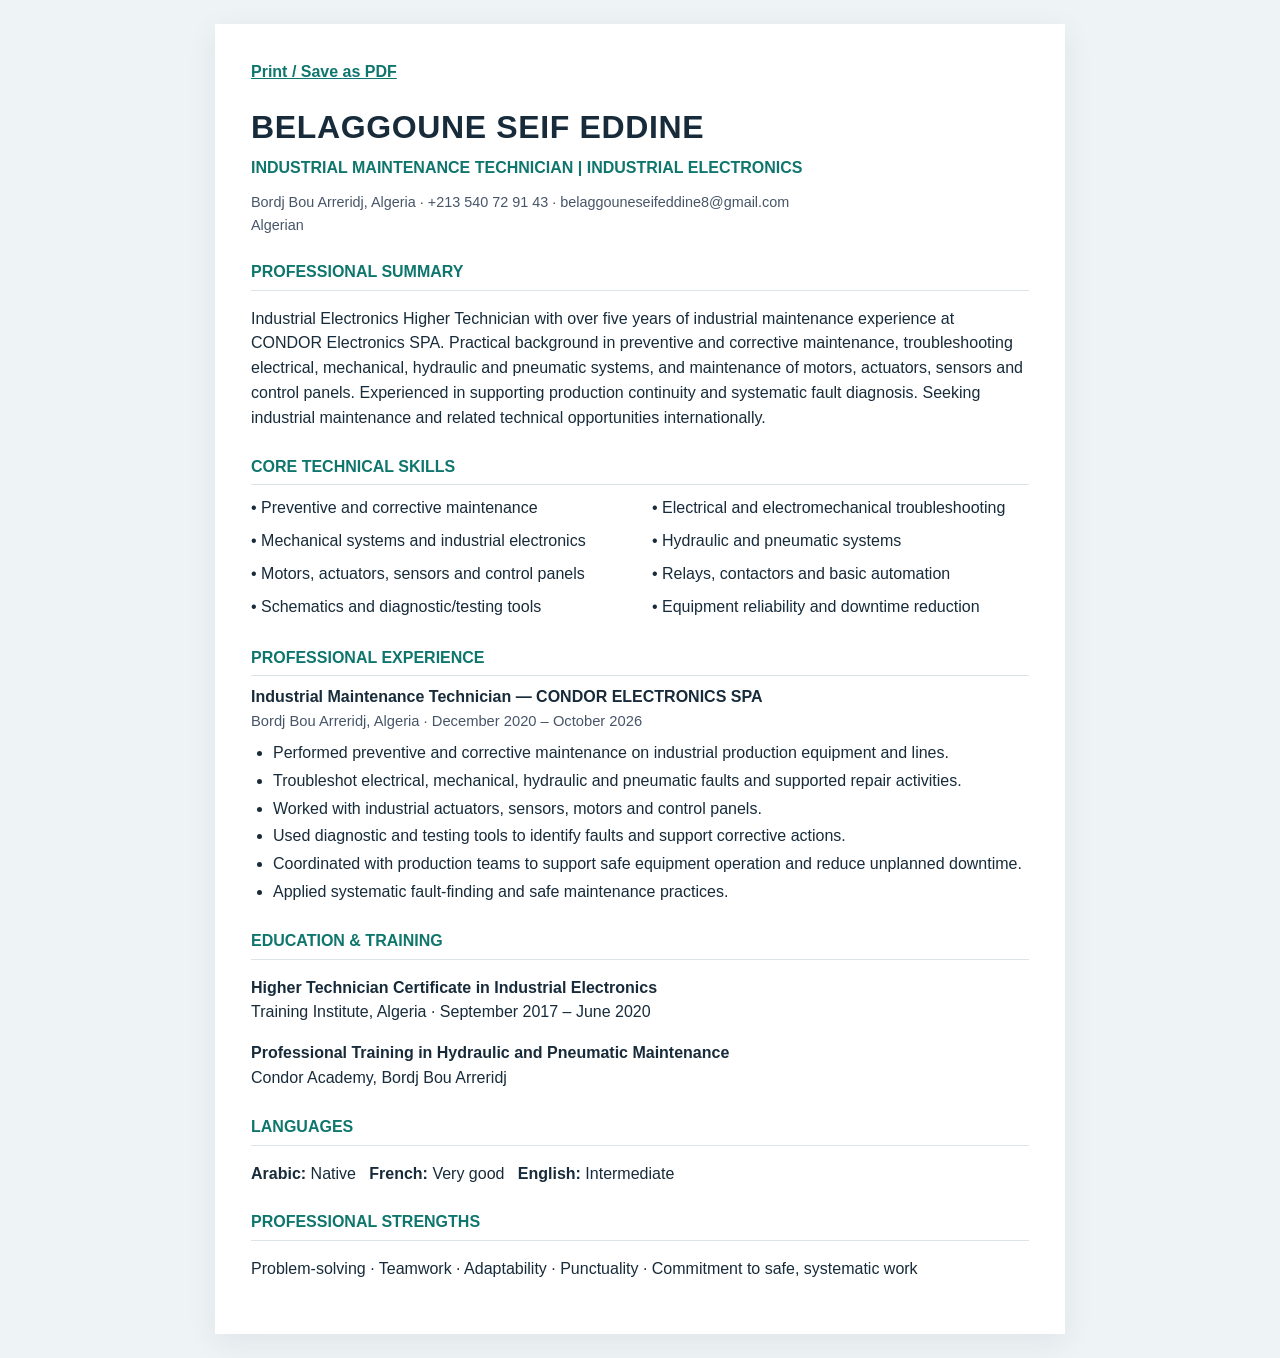
<file: cv.html>
<!doctype html>
<html lang="en">
<head>
<meta charset="utf-8">
<meta name="viewport" content="width=device-width, initial-scale=1">
<title>Seif Eddine Belaggoune — CV</title>
<style>
:root{color-scheme:light;--ink:#172b3a;--teal:#0f766e;--muted:#475569;--line:#dbe5e8}
*{box-sizing:border-box}body{margin:0;background:#eef3f5;color:var(--ink);font:16px/1.55 Arial,Helvetica,sans-serif}
main{max-width:850px;margin:24px auto;padding:36px;background:#fff;box-shadow:0 8px 30px #12304712}
h1{margin:0;font-size:2rem;letter-spacing:.02em}h2{font-size:1rem;color:var(--teal);text-transform:uppercase;border-bottom:1px solid var(--line);padding-bottom:5px;margin:24px 0 9px}
.role{font-weight:700;color:var(--teal);margin:4px 0 10px}.contact{font-size:.9rem;color:var(--muted)}.job{margin-bottom:8px}.job strong{display:block}.date{color:var(--muted);font-size:.92rem}ul{margin:7px 0;padding-left:22px}li{margin:3px 0}.skills{display:grid;grid-template-columns:1fr 1fr;gap:4px 24px}.skills p{margin:2px 0}.print{display:inline-block;margin-bottom:18px;color:var(--teal);font-weight:700}
@media(max-width:600px){main{margin:0;padding:22px}.skills{grid-template-columns:1fr}h1{font-size:1.6rem}}
@media print{body{background:white}main{margin:0;padding:0;box-shadow:none;max-width:none}.print{display:none}}
</style>
</head>
<body><main>
<a class="print" href="#" onclick="window.print();return false">Print / Save as PDF</a>
<header><h1>BELAGGOUNE SEIF EDDINE</h1><div class="role">INDUSTRIAL MAINTENANCE TECHNICIAN | INDUSTRIAL ELECTRONICS</div>
<div class="contact">Bordj Bou Arreridj, Algeria · +213 540 72 91 43 · belaggouneseifeddine8@gmail.com<br>Algerian</div></header>
<h2>Professional Summary</h2>
<p>Industrial Electronics Higher Technician with over five years of industrial maintenance experience at CONDOR Electronics SPA. Practical background in preventive and corrective maintenance, troubleshooting electrical, mechanical, hydraulic and pneumatic systems, and maintenance of motors, actuators, sensors and control panels. Experienced in supporting production continuity and systematic fault diagnosis. Seeking industrial maintenance and related technical opportunities internationally.</p>
<h2>Core Technical Skills</h2><div class="skills">
<p>• Preventive and corrective maintenance</p><p>• Electrical and electromechanical troubleshooting</p>
<p>• Mechanical systems and industrial electronics</p><p>• Hydraulic and pneumatic systems</p>
<p>• Motors, actuators, sensors and control panels</p><p>• Relays, contactors and basic automation</p>
<p>• Schematics and diagnostic/testing tools</p><p>• Equipment reliability and downtime reduction</p></div>
<h2>Professional Experience</h2><div class="job"><strong>Industrial Maintenance Technician — CONDOR ELECTRONICS SPA</strong><div class="date">Bordj Bou Arreridj, Algeria · December 2020 – October 2026</div></div>
<ul><li>Performed preventive and corrective maintenance on industrial production equipment and lines.</li><li>Troubleshot electrical, mechanical, hydraulic and pneumatic faults and supported repair activities.</li><li>Worked with industrial actuators, sensors, motors and control panels.</li><li>Used diagnostic and testing tools to identify faults and support corrective actions.</li><li>Coordinated with production teams to support safe equipment operation and reduce unplanned downtime.</li><li>Applied systematic fault-finding and safe maintenance practices.</li></ul>
<h2>Education &amp; Training</h2><p><strong>Higher Technician Certificate in Industrial Electronics</strong><br>Training Institute, Algeria · September 2017 – June 2020</p><p><strong>Professional Training in Hydraulic and Pneumatic Maintenance</strong><br>Condor Academy, Bordj Bou Arreridj</p>
<h2>Languages</h2><p><strong>Arabic:</strong> Native &nbsp; <strong>French:</strong> Very good &nbsp; <strong>English:</strong> Intermediate</p>
<h2>Professional Strengths</h2><p>Problem-solving · Teamwork · Adaptability · Punctuality · Commitment to safe, systematic work</p>
</main></body></html>
</file>
<file: document-library.css>
#documentLibraryPanel .document-upload-grid{display:grid;grid-template-columns:minmax(0,1fr) auto;gap:12px;align-items:end}
#documentLibraryPanel input[type=file]{width:100%;min-width:0}
#documentLibraryStatus{padding:10px 12px;border-radius:10px;background:#eaf4f7;color:#17465a;line-height:1.7;overflow-wrap:anywhere}
#documentLibraryList,#documentSearchResults{display:grid;gap:10px;margin-top:12px}
.document-card,.document-result{display:grid;gap:10px;padding:14px;border:1px solid #d8e2e9;border-radius:13px;background:#fff;overflow-wrap:anywhere}
.document-card{grid-template-columns:minmax(0,1fr) auto;align-items:center}
.document-card p,.document-result p{margin:5px 0;line-height:1.7}
.document-result-meta{display:flex;justify-content:space-between;gap:12px;flex-wrap:wrap}
.document-result-meta span{font-weight:750;color:#08748a}
.document-result>p:first-of-type{white-space:pre-wrap}
#documentLibraryPanel .actions{margin:0}
#documentLibraryPanel .btn{min-height:42px}
:root[data-theme="dark"] #documentLibraryStatus{background:#1c3543;color:#c6e8f0}
:root[data-theme="dark"] .document-card,:root[data-theme="dark"] .document-result{background:#142333;border-color:#2b4052}
@media(max-width:560px){
 #documentLibraryPanel .document-upload-grid,.document-card{grid-template-columns:1fr}
 #documentLibraryPanel .document-upload-grid .btn,.document-card .btn{width:100%}
}

.document-ocr-controls{grid-column:1/-1;display:grid;gap:8px;padding:12px;border:1px solid #d8e2e9;border-radius:12px;background:#f7fafc}
.document-ocr-toggle{display:flex;align-items:center;gap:9px;font-weight:700}
.document-ocr-toggle input{width:20px;height:20px;flex:0 0 auto}
.document-ocr-controls select{width:100%;min-height:42px}
:root[data-theme="dark"] .document-ocr-controls{background:#142333;border-color:#2b4052}

.document-workspace{margin-top:14px}
.document-workspace label{display:block;margin:12px 0 5px;font-weight:700}
.document-workspace input,.document-workspace textarea,.document-workspace select{width:100%;min-height:44px;padding:10px;border:1px solid #c6d6da;border-radius:11px;font:inherit}
.document-workspace textarea{min-height:84px}
.document-workspace .check{display:flex;gap:9px;align-items:flex-start;font-weight:500}
.document-workspace .check input{width:20px;min-height:20px;flex:0 0 auto;margin-top:5px}
.document-workspace hr{border:0;border-top:1px solid #d8e2e9;margin:18px 0}
:root[data-theme="dark"] .document-workspace input,:root[data-theme="dark"] .document-workspace textarea,:root[data-theme="dark"] .document-workspace select{background:#0e1b29;color:#e8f0f4;border-color:#385064}

.document-page-preview{max-height:260px;overflow:auto;white-space:pre-wrap;overflow-wrap:anywhere;padding:12px;border:1px solid #d8e2e9;border-radius:12px;background:#f7fafc;font: .82rem/1.65 ui-monospace,monospace}
:root[data-theme="dark"] .document-page-preview{background:#0e1b29;color:#e8f0f4;border-color:#385064}
</file>
<file: app-shell.css>
:root{--bg:#f3f6f8;--card:#fff;--ink:#13252b;--muted:#60747b;--line:#dce5e8;--brand:#0f766e;--brand2:#115e59;--warn:#92400e;--danger:#b91c1c;--soft:#e7f5f2;--radius:18px}
*{box-sizing:border-box}body{margin:0;background:var(--bg);color:var(--ink);font-family:system-ui,-apple-system,"Segoe UI",Tahoma,Arial,sans-serif;line-height:1.65}
header{background:linear-gradient(135deg,#0f766e,#164e63);color:#fff;padding:24px 18px 30px;border-radius:0 0 26px 26px}
.head{max-width:900px;margin:auto}.eyebrow{font-size:.78rem;opacity:.85;letter-spacing:.04em}.brand{font-size:1.55rem;font-weight:850;margin:.25rem 0}.sub{margin:0;opacity:.9;font-size:.93rem}
main{max-width:900px;margin:-12px auto 30px;padding:0 14px}.nav{display:flex;gap:8px;overflow:auto;padding:8px 0 14px}.tab{white-space:nowrap;border:1px solid var(--line);background:var(--card);padding:9px 14px;border-radius:999px;font:inherit;color:var(--ink)}.tab.active{background:var(--brand);color:#fff;border-color:var(--brand)}
.panel{display:none}.panel.active{display:block}.card{background:var(--card);border:1px solid var(--line);border-radius:var(--radius);padding:18px;margin-bottom:14px;box-shadow:0 4px 18px #1232}.card h2{font-size:1.08rem;margin:0 0 12px}.hint{color:var(--muted);font-size:.9rem;margin-top:-5px}
label{display:block;font-weight:700;font-size:.9rem;margin:12px 0 5px}input,select,textarea{width:100%;border:1px solid #c8d5d9;border-radius:12px;padding:12px;background:#fff;color:var(--ink);font:inherit;min-height:46px}textarea{min-height:100px;resize:vertical}
.grid{display:grid;grid-template-columns:repeat(2,minmax(0,1fr));gap:12px}.btn{border:0;border-radius:12px;background:var(--brand);color:#fff;padding:12px 16px;font:inherit;font-weight:750;cursor:pointer;min-height:46px}.btn:active{transform:scale(.99)}.btn.secondary{background:#e7eff1;color:#19383e}.btn.danger{background:#fee2e2;color:#991b1b}.actions{display:flex;gap:9px;flex-wrap:wrap;margin-top:14px}.actions .btn{flex:1}.notice{padding:12px 14px;border-radius:12px;background:#fff7ed;border:1px solid #fed7aa;color:#7c2d12;font-size:.9rem}.result{border:1px solid #b7e4d9;background:#f0fdfa;border-radius:14px;padding:14px;margin-top:14px}.result h3{margin:0 0 8px;font-size:1rem}.result ul{margin:6px 0;padding-right:20px}.pill{display:inline-block;background:#e7eff1;border-radius:999px;padding:3px 9px;font-size:.78rem;margin:2px}.record{border:1px solid var(--line);border-radius:14px;padding:13px;margin-top:10px}.record h3{margin:0;font-size:.98rem}.record p{margin:4px 0;color:var(--muted);font-size:.86rem}.check{display:flex;gap:10px;align-items:flex-start;font-weight:500;margin:9px 0}.check input{width:20px;min-height:20px;height:20px;margin-top:5px;flex:0 0 auto}footer{text-align:center;color:var(--muted);font-size:.8rem;padding:12px 18px 30px}.empty{color:var(--muted);text-align:center;padding:22px 8px}
@media(max-width:560px){.grid{grid-template-columns:1fr}.brand{font-size:1.3rem}.card{padding:15px}}
#aiResult{white-space:pre-wrap;overflow-wrap:anywhere}
.author{margin:24px auto 0;padding:16px;text-align:center;font-size:.9rem;border-top:1px solid var(--brand);color:inherit}.author a{color:var(--brand);font-weight:700;text-decoration:none}.author a:hover{text-decoration:underline}.author-note{font-size:.78rem;color:var(--muted)}

/* Mobile-first visual polish */
:root{--bg:#f4f7f8;--card:#fff;--ink:#102a30;--muted:#587078;--line:#d7e3e6;--brand:#0f766e;--brand2:#115e59;--soft:#e7f5f2;--radius:20px}
html{scroll-behavior:smooth;scroll-padding-top:16px}
body{min-height:100vh;background:radial-gradient(ellipse at 90% 0%,#d9f0eb 0,transparent 34%),var(--bg);-webkit-text-size-adjust:100%}
header{position:relative;overflow:hidden;background:linear-gradient(125deg,#0b625d 0%,#0f766e 45%,#164e63 100%);padding:clamp(24px,6vw,42px) 18px 36px}
header:after{content:"";position:absolute;inset:auto -45px -95px auto;width:230px;height:230px;border:1px solid #ffffff25;border-radius:50%;box-shadow:0 0 0 28px #ffffff0b,0 0 0 58px #ffffff08;pointer-events:none}
.head{position:relative;z-index:1;max-width:960px}
.eyebrow{display:inline-flex;align-items:center;gap:7px;padding:5px 10px;border:1px solid #ffffff35;border-radius:999px;background:#ffffff12;font-size:.72rem;font-weight:700}
.brand{font-size:clamp(1.35rem,4.5vw,2rem);line-height:1.3;letter-spacing:-.025em;margin:12px 0 8px}
.sub{max-width:620px;font-size:1rem;line-height:1.8}
main{max-width:960px;margin:-14px auto 34px;padding:0 14px;position:relative}
.nav{position:relative;z-index:2;gap:7px;padding:10px 0 16px;scrollbar-width:thin}
.tab{min-height:44px;padding:9px 15px;font-size:.9rem;font-weight:700;transition:background .18s ease,color .18s ease,border-color .18s ease;box-shadow:0 2px 8px #173a4010}
.tab.active{box-shadow:0 5px 14px #0f766e2b}
.card{padding:clamp(16px,3vw,23px);margin-bottom:16px;border-radius:var(--radius);box-shadow:0 8px 26px #12320a0a,0 1px 3px #12320a08}
.card h2{font-size:1.12rem;line-height:1.5;display:flex;align-items:center;gap:8px}
.hint{line-height:1.8}
label{font-size:.92rem;margin-top:15px}
input,select,textarea{border-color:#c6d6da;border-radius:13px;transition:border-color .15s ease,box-shadow .15s ease;background-color:#fff}
input::placeholder,textarea::placeholder{color:#87999e}
input:focus-visible,select:focus-visible,textarea:focus-visible,button:focus-visible,a:focus-visible{outline:3px solid #14b8a655;outline-offset:2px;border-color:var(--brand)}
textarea{line-height:1.75}
.grid{gap:14px}
.btn{box-shadow:0 3px 8px #0f766e1a;transition:filter .15s ease,transform .15s ease,box-shadow .15s ease}
.btn:hover{filter:brightness(1.04);box-shadow:0 5px 14px #0f766e24}
.btn:disabled{opacity:.65;cursor:wait;transform:none}
.btn.secondary{box-shadow:none;border:1px solid #d7e3e6}
.notice{line-height:1.8;border-radius:14px}
.result{line-height:1.85;border-radius:16px;overflow-wrap:anywhere}
#aiResult{white-space:pre-wrap;overflow-wrap:anywhere}
#followupBox{background:linear-gradient(140deg,#f0fdfa,#f8fffd);border-color:#c5e9df}
.pill{font-weight:650}
.record{background:#fff;box-shadow:0 2px 8px #102a3008}
a{overflow-wrap:anywhere}
button,select{touch-action:manipulation}
footer{line-height:1.8}
@media(min-width:760px){.nav{flex-wrap:wrap}.panel .card{padding:24px}.grid{gap:16px}}
@media(max-width:560px){main{padding:0 10px}.nav{margin-inline:-2px;padding-bottom:13px}.tab{padding:8px 12px;font-size:.84rem}.card{margin-bottom:12px}.actions{gap:8px}.actions .btn{flex-basis:100%}.sub{font-size:.91rem}.notice{font-size:.86rem}}
@media(prefers-reduced-motion:reduce){html{scroll-behavior:auto}*,*:before,*:after{transition:none!important;animation:none!important}}
@media print{
  body{background:#fff!important;color:#111!important}
  body *{visibility:hidden!important}
  #diagnosisResult,#diagnosisResult *{visibility:visible!important}
  #diagnosisResult{position:absolute!important;inset:0!important;width:100%!important;margin:0!important;padding:0!important}
  #diagnosisResult .result{border:0!important;box-shadow:none!important;background:#fff!important;padding:0!important}
  #diagnosisResult .actions,.no-print{display:none!important}
  #diagnosisResult .print-only{display:block!important}
  #diagnosisResult h3{break-after:avoid}
  #diagnosisResult li{break-inside:avoid}
  .print-only{color:#111!important}
}


#languageSwitcher{max-width:190px;min-height:44px;margin-top:12px;background:#fff;color:#102a30;border:1px solid #ffffff55}
#safetyGateNotice{display:none;margin-top:12px}
#recordFilters{margin:14px 0;padding:14px;border:1px solid var(--line);border-radius:14px;background:#f8fbfc}
#draftPanel{margin:12px 0;padding:14px;border:1px dashed #0f766e;border-radius:14px;background:#f0fdfa}
#draftSummary{white-space:pre-wrap;overflow-wrap:anywhere}
[hidden]{display:none!important}

.header-controls{display:flex;align-items:flex-end;gap:10px;flex-wrap:nowrap;margin-top:14px;max-width:520px}
.language-control{flex:1 1 170px;min-width:150px}
.header-controls label{margin:0 0 5px;color:#fff;font-size:.85rem}
#languageSwitcher{display:block;width:100%;max-width:none;min-height:44px;margin:0;background:#fff;color:#102a30;border:1px solid #ffffff55}
.theme-toggle{flex:0 0 auto;min-height:44px;border:1px solid #ffffff66;border-radius:12px;padding:9px 14px;background:#ffffff18;color:#fff;font:inherit;font-weight:750;cursor:pointer}
.theme-toggle:focus-visible{outline:3px solid #fff;outline-offset:2px}
@media(max-width:420px){.header-controls{gap:8px;align-items:flex-end}.language-control{flex:1 1 130px;min-width:0}.theme-toggle{padding:8px 10px;font-size:.85rem;white-space:nowrap}}
</file>
<file: ux-redesign.css>
/* UX refresh: clear hierarchy, thumb-friendly controls, accessible contrast */
:root{--ux-ink:#102a30;--ux-muted:#587078;--ux-line:#d8e5e8;--ux-card:#fff;--ux-bg:#f4f8f9}
body{background:var(--ux-bg)}
header{padding:22px 18px 32px}
header .brand{font-weight:850}
header .sub{max-width:700px}
main{max-width:1040px}
.nav{position:sticky;top:0;z-index:20;margin-inline:-2px;padding:10px 2px 12px;background:color-mix(in srgb,var(--bg) 92%,transparent);backdrop-filter:blur(14px);border-bottom:1px solid #d8e5e877}
.tab{flex:0 0 auto}
.panel{animation:ux-enter .18s ease-out}
@keyframes ux-enter{from{opacity:.65;transform:translateY(4px)}to{opacity:1;transform:translateY(0)}}
.ux-hero{position:relative;overflow:hidden;margin:2px 0 14px;padding:clamp(20px,4vw,34px);border-radius:24px;background:linear-gradient(130deg,#0b625d,#0f766e 52%,#164e63);color:white;box-shadow:0 12px 30px #0f766e20}
.ux-hero:after{content:"";position:absolute;width:190px;height:190px;right:-55px;bottom:-105px;border:1px solid #ffffff30;border-radius:50%;box-shadow:0 0 0 24px #ffffff0a,0 0 0 48px #ffffff08;pointer-events:none}
.ux-eyebrow{font-size:.8rem;font-weight:800;opacity:.9;letter-spacing:.02em}
.ux-hero h1{position:relative;z-index:1;font-size:clamp(1.45rem,4vw,2.15rem);line-height:1.35;margin:10px 0 8px;max-width:680px}
.ux-hero p{position:relative;z-index:1;line-height:1.8;max-width:680px;margin:0 0 14px;color:#e5f5f3}
.ux-prototype{display:inline-flex;border:1px solid #ffffff55;background:#ffffff14;padding:5px 10px;border-radius:999px;font-size:.78rem;font-weight:750}
.ux-safety{display:flex;gap:12px;align-items:flex-start;background:#fff8eb;border:1px solid #f2d6a8;color:#70410c;border-radius:17px;padding:14px 16px;margin:0 0 18px}
.ux-safety-icon{display:grid;place-items:center;flex:0 0 30px;width:30px;height:30px;border-radius:10px;background:#f5dfb7;font-weight:900}
.ux-safety h2{font-size:.98rem;margin:0 0 3px}.ux-safety p{font-size:.88rem;line-height:1.75;margin:0}
.ux-overview h2,.ux-section-head h2{font-size:1.1rem;margin:0 0 10px}
.ux-stats{display:grid;grid-template-columns:repeat(3,minmax(0,1fr));gap:10px;margin-bottom:20px}
.ux-stat{display:flex;flex-direction:column;gap:6px;min-width:0;padding:15px;border:1px solid var(--line);border-radius:17px;background:var(--card);box-shadow:0 4px 15px #102a3008}
.ux-stat span{font-size:.82rem;color:var(--ux-muted);font-weight:700}.ux-stat strong{font-size:1.75rem;line-height:1.2;font-variant-numeric:tabular-nums}
.ux-actions{display:grid;grid-template-columns:repeat(2,minmax(0,1fr));gap:12px;margin:0 0 22px}
.ux-action{display:flex;align-items:center;gap:12px;text-align:start;width:100%;min-width:0;min-height:94px;padding:16px;border:1px solid var(--line);border-radius:18px;background:var(--card);color:var(--ux-ink);font:inherit;cursor:pointer;box-shadow:0 4px 16px #102a3008;transition:transform .15s,border-color .15s,box-shadow .15s}
.ux-action:hover{transform:translateY(-2px);border-color:#75b9b0;box-shadow:0 8px 20px #102a3010}
.ux-action-primary{border-color:#8ac9bf;background:linear-gradient(145deg,#effbf8,#fff)}
.ux-action-icon{display:grid;place-items:center;flex:0 0 42px;width:42px;height:42px;border-radius:14px;background:#e2f4f0;color:#0f766e;font-size:1.4rem;font-weight:800}
.ux-action b,.ux-action small{display:block}.ux-action b{font-size:.98rem;line-height:1.45}.ux-action small{font-size:.78rem;line-height:1.6;color:var(--ux-muted);margin-top:4px}.ux-arrow{margin-inline-start:auto;color:#0f766e;font-size:1.1rem}
.ux-section-head{display:flex;align-items:center;justify-content:space-between;gap:12px;margin-bottom:10px}.ux-section-head h2{margin:0}
.ux-link{border:0;background:transparent;color:#0f766e;font:inherit;font-size:.85rem;font-weight:800;padding:8px;cursor:pointer;text-decoration:underline;text-underline-offset:3px}
.ux-record{padding:14px 15px;margin:0 0 9px;border:1px solid var(--line);border-radius:15px;background:var(--card)}
.ux-record-top{display:flex;align-items:flex-start;justify-content:space-between;gap:8px}.ux-record-top b{overflow-wrap:anywhere}.ux-record p{margin:7px 0;color:var(--ux-muted);font-size:.9rem;line-height:1.7;overflow-wrap:anywhere}.ux-record small{color:var(--ux-muted)}
.ux-status{display:inline-block;flex:0 0 auto;max-width:46%;padding:3px 8px;border-radius:999px;background:#e7f5f2;color:#115e59;font-size:.72rem;font-weight:800;overflow-wrap:anywhere}
.ux-empty{text-align:center;padding:25px 18px;border:1px dashed var(--ux-line);border-radius:18px;background:var(--ux-card);color:var(--ux-muted)}.ux-empty>span{font-size:2rem;color:#0f766e}.ux-empty p{margin:8px auto 14px;max-width:360px}
:focus-visible{outline:3px solid #0d948855!important;outline-offset:3px!important}
:root[data-theme="dark"] body{background:#101a1e}
:root[data-theme="dark"] .nav{background:#101a1eeF;border-color:#33474d}
:root[data-theme="dark"] .ux-safety{background:#382b19;border-color:#795c2a;color:#ffe7b8}
:root[data-theme="dark"] .ux-safety-icon{background:#6a4a1b;color:#fff0c7}
:root[data-theme="dark"] .ux-stat,:root[data-theme="dark"] .ux-action,:root[data-theme="dark"] .ux-record,:root[data-theme="dark"] .ux-empty{background:#17262b;color:#edf5f6;border-color:#33474d}
:root[data-theme="dark"] .ux-action-primary{background:linear-gradient(145deg,#153b36,#17262b);border-color:#28675f}
:root[data-theme="dark"] .ux-action-icon{background:#214b46;color:#b9f1e8}
:root[data-theme="dark"] .ux-stat span,:root[data-theme="dark"] .ux-action small,:root[data-theme="dark"] .ux-record p,:root[data-theme="dark"] .ux-record small{color:#b5c6ca}
:root[data-theme="dark"] .ux-status{background:#214b46;color:#d5fff6}
:root[data-theme="dark"] .ux-link{color:#6ee7d8}
@media(max-width:560px){main{padding-inline:10px}.ux-actions{grid-template-columns:1fr;gap:9px}.ux-action{min-height:82px;padding:13px}.ux-stats{gap:7px}.ux-stat{padding:12px 9px;border-radius:14px}.ux-stat span{font-size:.72rem;line-height:1.45}.ux-stat strong{font-size:1.5rem}.ux-safety{padding:12px}.ux-record-top{flex-direction:column;gap:5px}.ux-status{max-width:100%}.ux-hero{border-radius:20px}.nav{top:0}}
@media(prefers-reduced-motion:reduce){.panel{animation:none}.ux-action{transition:none}}
@media print{.ux-hero,.ux-safety,.ux-overview,.ux-actions,.ux-recent,.nav{display:none!important}}


/* Five-item mobile bottom navigation with safe-area spacing. */
.bottom-navigation{display:flex;align-items:stretch;justify-content:space-around;gap:4px}
.bottom-tab{display:flex;flex:1 1 0;flex-direction:column;align-items:center;justify-content:center;gap:3px;min-width:0;min-height:54px;padding:7px 3px;border-radius:13px;font-size:.72rem;font-weight:750;line-height:1.2;white-space:normal}
.bottom-tab-icon{font-size:1.15rem;line-height:1.2}
.bottom-tab-label{overflow-wrap:anywhere}
#ai{scroll-margin-top:20px}
@media(max-width:700px){
  main{padding-bottom:calc(100px + env(safe-area-inset-bottom))}
  .bottom-navigation{position:fixed;top:auto;bottom:0;left:0;right:0;z-index:1000;margin:0;padding:7px max(8px,env(safe-area-inset-left)) calc(7px + env(safe-area-inset-bottom));border-top:1px solid var(--line);border-bottom:0;border-radius:16px 16px 0 0;background:color-mix(in srgb,var(--card) 94%,transparent);backdrop-filter:blur(16px);box-shadow:0 -6px 24px #102a3010}
  .bottom-navigation .tab{border:0;background:transparent;color:var(--muted)}
  .bottom-navigation .tab.active{background:var(--soft);color:var(--brand)}
  :root[data-theme="dark"] .bottom-navigation{background:#142126f2;border-color:#33474d}
  :root[data-theme="dark"] .bottom-navigation .tab.active{background:#1d3d3a;color:#a8e5d9}
}

/* App-shell redesign: real home screen and persistent thumb navigation */
:root{--app-nav-height:76px}
body{padding-bottom:calc(var(--app-nav-height) + env(safe-area-inset-bottom,0px))}
header{padding-bottom:42px}
main{padding-bottom:20px}
.nav.bottom-navigation{position:fixed;z-index:1000;inset:auto 0 0;margin:0;padding:8px 7px calc(8px + env(safe-area-inset-bottom,0px));display:grid;grid-template-columns:repeat(6,minmax(0,1fr));gap:4px;overflow:visible;border:1px solid #d7e3e6;border-bottom:0;border-radius:18px 18px 0 0;background:rgba(255,255,255,.96);backdrop-filter:blur(18px);box-shadow:0 -8px 28px #102a3014}
.nav.bottom-navigation .tab{display:flex;flex-direction:column;align-items:center;justify-content:center;gap:3px;min-width:0;min-height:58px;padding:6px 2px;border:0;border-radius:12px;background:transparent;color:#587078;box-shadow:none;white-space:normal;font-size:.68rem;line-height:1.25}
.nav.bottom-navigation .tab.active{background:#e4f5f1;color:#0f766e;font-weight:850}
.bottom-tab-icon{display:block;font-size:1.2rem;line-height:1.2;font-weight:800}
.bottom-tab-label{display:block;max-width:100%;overflow:hidden;text-overflow:ellipsis;white-space:nowrap}
#homeDashboard.panel.active{display:block}
#homeDashboard .ux-hero{margin-top:3px}
#homeDashboard .ux-actions{margin-top:4px}
#diagnose.panel.active{display:block}
#diagnose #ai{margin-top:16px}
#diagnose #ai .card{border-color:#a8d9d0}
#diagnose #ai .card:before{content:"مساعد الذكاء الاصطناعي";display:block;margin-bottom:10px;color:#0f766e;font-size:.9rem;font-weight:850}
@media(min-width:760px){.nav.bottom-navigation{left:50%;right:auto;transform:translateX(-50%);width:min(680px,calc(100% - 32px));bottom:12px;border:1px solid #d7e3e6;border-radius:20px;padding:8px;box-shadow:0 8px 32px #102a3020}body{padding-bottom:32px}}
@media(max-width:380px){.nav.bottom-navigation{gap:1px;padding-inline:3px}.nav.bottom-navigation .tab{font-size:.62rem}.bottom-tab-icon{font-size:1.05rem}}
:root[data-theme="dark"] .nav.bottom-navigation{background:rgba(17,31,36,.97);border-color:#33474d}
:root[data-theme="dark"] .nav.bottom-navigation .tab{color:#b5c6ca}
:root[data-theme="dark"] .nav.bottom-navigation .tab.active{background:#214b46;color:#b9f1e8}


/* Industrial visual system refinement — presentation-only layer */
:root{
  --surface-0:#f3f7f8;
  --surface-1:#ffffff;
  --surface-2:#edf5f5;
  --text-primary:#102a30;
  --text-secondary:#526c73;
  --border-subtle:#d6e3e6;
  --accent:#0f766e;
  --accent-strong:#115e59;
  --focus-ring:#14b8a6;
}
body{
  color:var(--text-primary);
  background-color:var(--surface-0);
  background-image:radial-gradient(ellipse at 95% 0%,rgba(20,184,166,.075),transparent 34%);
}
header{
  box-shadow:0 8px 30px rgba(16,42,48,.10);
}
header .brand{
  letter-spacing:-.035em;
  text-wrap:balance;
}
header .sub{color:rgba(255,255,255,.9)}
main{isolation:isolate}
.nav.bottom-navigation{
  border-color:rgba(148,171,177,.55);
  box-shadow:0 -8px 30px rgba(16,42,48,.12);
}
.nav.bottom-navigation .tab{
  transition:background-color .16s ease,color .16s ease,transform .16s ease;
}
.nav.bottom-navigation .tab:active{transform:scale(.97)}
.panel.active{animation:ux-enter .18s ease-out}
.card,.record,#recordFilters,#draftPanel{
  border-color:var(--border-subtle);
  box-shadow:0 5px 18px rgba(16,42,48,.045),0 1px 2px rgba(16,42,48,.035);
}
.card h2{letter-spacing:-.012em;text-wrap:balance}
input,select,textarea{
  border-color:#c3d4d8;
  box-shadow:inset 0 1px 1px rgba(16,42,48,.025);
}
input:focus-visible,select:focus-visible,textarea:focus-visible{
  outline:3px solid rgba(20,184,166,.24)!important;
  border-color:var(--focus-ring)!important;
  box-shadow:0 0 0 1px var(--focus-ring);
}
.btn{
  background-image:linear-gradient(180deg,rgba(255,255,255,.07),transparent);
  letter-spacing:.005em;
}
.btn.secondary{background:#edf3f4;color:#18383e}
.btn.danger{background:#fff0ef;color:#9f2424;border:1px solid #f2c8c4}
.notice{box-shadow:0 1px 2px rgba(16,42,48,.025)}
.result{box-shadow:0 5px 16px rgba(15,118,110,.06)}
.pill{border:1px solid rgba(148,171,177,.25)}
.ux-hero{
  box-shadow:0 16px 38px rgba(11,98,93,.18);
  background-image:linear-gradient(125deg,#0a5552 0%,#0f766e 48%,#164e63 100%);
}
.ux-stat,.ux-action,.ux-record,.ux-empty{
  box-shadow:0 5px 18px rgba(16,42,48,.045);
}
.ux-stat strong{letter-spacing:-.04em}
.ux-action:focus-visible,.ux-link:focus-visible{
  outline:3px solid rgba(20,184,166,.5)!important;
  outline-offset:3px!important;
}
.ux-action-primary{background:linear-gradient(145deg,#e9f8f4,#fff)}
.ux-status{border:1px solid rgba(15,118,110,.12)}
#recordFilters,#draftPanel{background:var(--surface-2)}
.author{border-top-color:rgba(15,118,110,.35)}
:root[data-theme="dark"]{
  --surface-0:#0d171b;
  --surface-1:#17262b;
  --surface-2:#142429;
  --text-primary:#edf5f6;
  --text-secondary:#b5c6ca;
  --border-subtle:#33474d;
  --accent:#55c9b8;
  --accent-strong:#8de3d5;
  --focus-ring:#5eead4;
}
:root[data-theme="dark"] body{
  color:var(--text-primary);
  background-color:var(--surface-0);
  background-image:radial-gradient(ellipse at 95% 0%,rgba(20,184,166,.09),transparent 35%);
}
:root[data-theme="dark"] .card,
:root[data-theme="dark"] .record,
:root[data-theme="dark"] #recordFilters,
:root[data-theme="dark"] #draftPanel{
  background:var(--surface-1);
  border-color:var(--border-subtle);
  color:var(--text-primary);
  box-shadow:0 5px 20px rgba(0,0,0,.12);
}
:root[data-theme="dark"] #recordFilters,
:root[data-theme="dark"] #draftPanel{background:var(--surface-2)}
:root[data-theme="dark"] input,
:root[data-theme="dark"] select,
:root[data-theme="dark"] textarea{
  background:#0e1c20;
  color:var(--text-primary);
  border-color:#4a6269;
}
:root[data-theme="dark"] input::placeholder,
:root[data-theme="dark"] textarea::placeholder{color:#9aafb5}
:root[data-theme="dark"] .btn.secondary{
  background:#263a40;
  color:#edf5f6;
  border-color:#41575e;
}
:root[data-theme="dark"] .btn.danger{
  background:#482626;
  color:#ffd9d5;
  border-color:#78413c;
}
:root[data-theme="dark"] .result{
  background:#173a37;
  border-color:#28675f;
  color:#edf5f6;
}
:root[data-theme="dark"] .pill{
  background:#263a40;
  color:#d7e9eb;
  border-color:#41575e;
}
:root[data-theme="dark"] .ux-action-primary{
  background:linear-gradient(145deg,#153b36,#17262b);
}
:root[data-theme="dark"] .ux-status{
  border-color:#37665f;
}
:root[data-theme="dark"] .author{border-top-color:#37665f}
@media(min-width:900px){
  main{max-width:1080px}
  .panel .card{border-radius:22px}
  .ux-hero{padding:34px}
}
@media(max-width:560px){
  .ux-hero{box-shadow:0 10px 26px rgba(11,98,93,.16)}
  .ux-stat,.ux-action,.ux-record{box-shadow:0 3px 12px rgba(16,42,48,.045)}
  .card h2{font-size:1.04rem}
}
@media(prefers-reduced-motion:reduce){
  .panel.active{animation:none}
  .nav.bottom-navigation .tab:active{transform:none}
}


/* React Bits-inspired motion layer — CSS-only, safe for the existing vanilla app.
   No React runtime, external package, or JavaScript behavior changes. */
:root{
  --motion-glow:rgba(45,212,191,.22);
  --motion-glow-strong:rgba(45,212,191,.34);
}
header{
  isolation:isolate;
}
header:before{
  content:"";
  position:absolute;
  z-index:0;
  inset:-35% auto auto -18%;
  width:min(76vw,420px);
  aspect-ratio:1;
  border-radius:50%;
  background:radial-gradient(circle,rgba(45,212,191,.20),rgba(45,212,191,0) 68%);
  pointer-events:none;
  animation:mat-orbit-glow 13s ease-in-out infinite alternate;
}
header .head{z-index:1}
.card,.ux-stat,.ux-action,.ux-record,.result{
  transition:transform .22s ease,border-color .22s ease,box-shadow .22s ease,background-color .22s ease;
}
.card{
  position:relative;
  overflow:hidden;
}
.card:after{
  content:"";
  position:absolute;
  inset:0 auto 0 -130%;
  width:55%;
  pointer-events:none;
  background:linear-gradient(110deg,transparent,rgba(45,212,191,.055),transparent);
  transform:skewX(-12deg);
  transition:left .65s ease;
}
.card:focus-within:after{left:150%}
.ux-action:hover,.ux-stat:hover,.ux-record:hover{
  transform:translateY(-2px);
  border-color:rgba(20,184,166,.55);
  box-shadow:0 12px 28px rgba(15,118,110,.11);
}
.btn:not(:disabled):hover{
  transform:translateY(-1px);
  box-shadow:0 7px 18px rgba(15,118,110,.22);
}
.btn:not(:disabled):active,.ux-action:active{
  transform:scale(.985);
}
.tab{
  position:relative;
  overflow:hidden;
}
.tab.active:after{
  content:"";
  position:absolute;
  inset:auto 22% 3px;
  height:2px;
  border-radius:999px;
  background:currentColor;
  opacity:.55;
}
.ux-hero{
  isolation:isolate;
}
.ux-hero:before{
  content:"";
  position:absolute;
  z-index:0;
  inset:-60% -20% auto auto;
  width:70%;
  aspect-ratio:1;
  border-radius:50%;
  background:radial-gradient(circle,rgba(94,234,212,.18),transparent 68%);
  pointer-events:none;
  animation:mat-orbit-glow 16s ease-in-out infinite alternate-reverse;
}
.ux-hero>*{position:relative;z-index:1}
@keyframes mat-orbit-glow{
  from{transform:translate3d(0,0,0) scale(.94);opacity:.65}
  to{transform:translate3d(14px,10px,0) scale(1.08);opacity:1}
}
:root[data-theme="dark"]{
  --motion-glow:rgba(45,212,191,.14);
  --motion-glow-strong:rgba(45,212,191,.25);
}
:root[data-theme="dark"] .card:after{
  background:linear-gradient(110deg,transparent,rgba(94,234,212,.045),transparent);
}
:root[data-theme="dark"] .ux-action:hover,
:root[data-theme="dark"] .ux-stat:hover,
:root[data-theme="dark"] .ux-record:hover{
  border-color:#3c8d80;
  box-shadow:0 12px 28px rgba(0,0,0,.2);
}
@media(hover:none){
  .ux-action:hover,.ux-stat:hover,.ux-record:hover{transform:none}
  .card:after{display:none}
}
@media(prefers-reduced-motion:reduce){
  header:before,.ux-hero:before{animation:none!important}
  .card,.ux-stat,.ux-action,.ux-record,.result,.btn{transition:none!important}
  .ux-action:hover,.ux-stat:hover,.ux-record:hover,.btn:not(:disabled):hover{transform:none}
}


/* Diagnostic and AI workspace refinement — visual only; no status is fabricated. */
#diagnosisResult:empty,#aiResult:empty{display:none}
#diagnosisResult:not(:empty),#aiResult:not(:empty){
  animation:mat-result-enter .24s ease-out both;
}
#diagnosisResult .result,#aiResult{
  border-radius:16px;
  border-color:rgba(20,184,166,.38);
  box-shadow:0 8px 26px rgba(15,118,110,.075);
}
#diagnosisResult .result h3{display:flex;align-items:center;gap:8px}
#diagnosisResult .result h3:before{
  content:"";
  display:inline-block;flex:0 0 8px;width:8px;height:8px;border-radius:50%;
  background:#0d9488;box-shadow:0 0 0 4px rgba(13,148,136,.12);
}
#aiResult{line-height:1.85}
#aiResult a,#diagnosisResult a{overflow-wrap:anywhere}
#safetyGateNotice{scroll-margin-top:18px}
#safetyGateNotice[hidden]{display:none!important}
#aiForm .notice{line-height:1.8}
#aiForm .check{padding:10px 12px;border:1px solid var(--border-subtle);border-radius:13px;background:var(--surface-1)}
#aiForm .check input{accent-color:var(--accent);margin-top:4px}
#aiForm .check span{line-height:1.65}
#aiEndpoint{direction:ltr;text-align:left}
button:disabled,.btn:disabled{
  cursor:not-allowed;opacity:.58;filter:saturate(.65);transform:none!important;box-shadow:none!important;
}
@keyframes mat-result-enter{
  from{opacity:0;transform:translateY(7px)}
  to{opacity:1;transform:translateY(0)}
}
:root[data-theme="dark"] #diagnosisResult .result,
:root[data-theme="dark"] #aiResult{
  border-color:#367e73;
  box-shadow:0 8px 26px rgba(0,0,0,.16);
}
:root[data-theme="dark"] #diagnosisResult .result h3:before{
  background:#5eead4;box-shadow:0 0 0 4px rgba(94,234,212,.13);
}
:root[data-theme="dark"] #aiForm .check{
  background:#17262b;border-color:#33474d;
}
@media(prefers-reduced-motion:reduce){
  #diagnosisResult:not(:empty),#aiResult:not(:empty){animation:none}
}


/* Design system v1 — cohesive hierarchy, form ergonomics, and resilient layouts.
   Presentation-only: existing diagnostic logic, stored data, and navigation behavior stay unchanged. */
:root{
  color-scheme:light;
  --ds-radius-sm:10px;
  --ds-radius-md:15px;
  --ds-radius-lg:22px;
  --ds-shadow-card:0 4px 18px rgba(16,42,48,.045);
}
body{line-height:1.7;letter-spacing:0}
header{padding-block:clamp(26px,5vw,46px) 44px}
header .eyebrow{font-size:.74rem}
header .brand{max-width:850px;font-size:clamp(1.45rem,4vw,2.15rem);line-height:1.25}
header .sub{max-width:700px;font-size:clamp(.92rem,2vw,1.02rem)}
.header-controls{margin-top:20px}
main{width:min(calc(100% - 28px),1080px)}
.panel{min-width:0}
.panel>.card:first-child{margin-top:2px}
.card{border-radius:var(--ds-radius-lg);box-shadow:var(--ds-shadow-card);padding:clamp(17px,3vw,26px)}
.card h2{margin-bottom:14px;font-size:clamp(1.03rem,2vw,1.18rem);line-height:1.45}
.card h3{line-height:1.45}
.hint{max-width:72ch;font-size:.9rem;line-height:1.75}
label{margin:16px 0 7px;font-size:.9rem;line-height:1.5}
input,select,textarea{min-height:48px;padding:11px 13px;border-radius:var(--ds-radius-sm);line-height:1.5}
textarea{min-height:112px}
input[type="checkbox"],input[type="radio"]{accent-color:var(--brand);width:20px;height:20px;min-height:20px}
.check{gap:11px;padding:7px 0;line-height:1.65}
.grid{align-items:start;gap:16px}
.actions{gap:10px;margin-top:18px}
.actions .btn{flex:1 1 150px}
.btn{min-height:48px;border-radius:var(--ds-radius-sm);padding:11px 17px}
.btn.secondary{border:1px solid var(--border-subtle,#d6e3e6)}
.notice,.result{padding:15px 17px;border-radius:var(--ds-radius-md);line-height:1.8}
.result h3{margin-bottom:10px}
.result ul{padding-inline-start:1.25rem}
.pill{padding:4px 10px;font-size:.76rem}
.record{padding:16px;border-radius:var(--ds-radius-md);margin-top:12px}
.record h3{display:flex;align-items:center;flex-wrap:wrap;gap:8px}
#recordFilters{padding:17px;border-radius:var(--ds-radius-md)}
#draftPanel{padding:17px;border-radius:var(--ds-radius-md)}
#diagnosisResult,#aiResult{scroll-margin-block:18px}
#diagnosisResult .result{overflow-wrap:anywhere}
#aiResult{padding:15px;line-height:1.85}
.ux-hero{border-radius:var(--ds-radius-lg);padding:clamp(22px,4vw,38px)}
.ux-safety{border-radius:var(--ds-radius-md);padding:15px 17px}
.ux-stat{border-radius:var(--ds-radius-md);padding:17px}
.ux-actions{gap:14px}
.ux-action{border-radius:var(--ds-radius-md);min-height:100px}
.ux-recent{margin-top:6px}
.ux-record{border-radius:var(--ds-radius-md);padding:16px}
.nav.bottom-navigation{max-width:760px}
.nav.bottom-navigation .tab{min-height:60px}
.nav.bottom-navigation .tab.active{font-weight:850}
footer.author{max-width:1080px;margin:24px auto 0;padding:22px 18px calc(26px + env(safe-area-inset-bottom,0px))}
footer.author p{margin:6px 0}
@media(min-width:760px){
  main{padding-inline:18px}
  .panel>.card{margin-bottom:18px}
  .nav.bottom-navigation{width:min(760px,calc(100% - 36px))}
}
@media(max-width:600px){
  main{width:calc(100% - 18px);padding-inline:0}
  header{padding-inline:16px}
  .card{padding:16px;border-radius:17px}
  .grid{grid-template-columns:minmax(0,1fr);gap:8px}
  .actions .btn{flex-basis:100%}
  .ux-stats{grid-template-columns:repeat(3,minmax(0,1fr))}
  .ux-stat{padding:12px 9px}
  .ux-actions{grid-template-columns:minmax(0,1fr)}
  .ux-action{min-height:78px}
  .ux-action small{font-size:.79rem}
  .nav.bottom-navigation{width:100%}
  footer.author{padding-bottom:calc(28px + env(safe-area-inset-bottom,0px))}
}
@media(max-width:360px){
  .ux-stat span{font-size:.68rem}
  .ux-stat strong{font-size:1.35rem}
  .nav.bottom-navigation .tab{font-size:.6rem}
  .bottom-tab-icon{font-size:1rem}
  .btn{padding-inline:12px}
}
:root[data-theme="dark"]{
  color-scheme:dark;
  --ds-shadow-card:0 5px 20px rgba(0,0,0,.14);
}
:root[data-theme="dark"] .card,
:root[data-theme="dark"] .record,
:root[data-theme="dark"] #recordFilters,
:root[data-theme="dark"] #draftPanel{box-shadow:var(--ds-shadow-card)}
:root[data-theme="dark"] .notice{color:#f2f7f8}
:root[data-theme="dark"] .ux-safety{color:#ffe7b8}
:root[data-theme="dark"] input[type="checkbox"],
:root[data-theme="dark"] input[type="radio"]{accent-color:#5eead4}
@media(prefers-reduced-motion:reduce){
  .ux-action,.ux-stat,.ux-record,.card,.btn{scroll-behavior:auto;transition:none!important}
}


/* Industrial palette v2 — steel, deep navy, cyan and safety amber */
:root{
  --bg:#f1f5f9;
  --card:#ffffff;
  --ink:#172b3a;
  --muted:#607486;
  --line:#d7e1ea;
  --brand:#087e9b;
  --brand2:#075b73;
  --soft:#e1f5fa;
  --warn:#92400e;
  --danger:#b4232f;
  --ux-ink:#172b3a;
  --ux-muted:#607486;
  --ux-line:#d7e1ea;
  --ux-card:#ffffff;
  --ux-bg:#f1f5f9;
  --radius:18px;
}
body{
  color:var(--ink);
  background:
    radial-gradient(ellipse at 90% 0%,rgba(6,182,212,.11),transparent 32%),
    linear-gradient(180deg,#f7fafc 0%,#edf3f8 100%);
}
header{
  background:linear-gradient(128deg,#10283f 0%,#123e59 55%,#087e9b 100%);
  box-shadow:0 14px 34px rgba(16,40,63,.16);
}
header:after{border-color:rgba(255,255,255,.22);box-shadow:0 0 0 28px rgba(255,255,255,.045),0 0 0 58px rgba(255,255,255,.025)}
.eyebrow{border-color:rgba(255,255,255,.28);background:rgba(255,255,255,.09)}
.nav.bottom-navigation{
  border-color:#d7e1ea;
  background:rgba(255,255,255,.96);
  box-shadow:0 -8px 28px rgba(16,40,63,.10);
}
.nav.bottom-navigation .tab{color:#607486}
.nav.bottom-navigation .tab.active{background:#e1f5fa;color:#075b73}
.tab.active,.btn:not(.secondary):not(.danger){
  background:linear-gradient(135deg,#087e9b,#075b73);
  border-color:#087e9b;
}
.btn:not(.secondary):not(.danger){box-shadow:0 5px 13px rgba(8,126,155,.18)}
.btn.secondary{background:#e8eef4;color:#243e51;border-color:#d5e0e9}
.card,.ux-stat,.ux-action,.ux-record{
  border-color:#d7e1ea;
  box-shadow:0 7px 24px rgba(16,40,63,.055),0 1px 2px rgba(16,40,63,.04);
}
.card h2,.ux-overview h2,.ux-section-head h2{color:#172b3a}
input:focus-visible,select:focus-visible,textarea:focus-visible,button:focus-visible,a:focus-visible{
  outline:3px solid rgba(6,182,212,.38);
  border-color:#0891b2;
}
:focus-visible{outline-color:rgba(6,182,212,.48)!important}
.ux-hero{background:linear-gradient(130deg,#10283f 0%,#075b73 58%,#0891b2 100%);box-shadow:0 14px 34px rgba(8,91,115,.18)}
.ux-action-icon{background:#e1f5fa;color:#075b73}
.ux-action-primary{border-color:#9bdce8;background:linear-gradient(145deg,#e9f9fc,#fff)}
.ux-arrow,.ux-link{color:#087e9b}
.ux-status{background:#e1f5fa;color:#075b73}
.ux-safety{background:#fff7e6;border-color:#f2d08a;color:#79450b}
.ux-safety-icon{background:#ffe7ad;color:#79450b}
.notice{background:#fff7e6;border-color:#f2d08a;color:#79450b}
.result{background:#e8f8f8;border-color:#9ddde0;color:#173d49}
#followupBox{background:linear-gradient(140deg,#e8f8f8,#f8fdff);border-color:#b7e4e8}
#recordFilters{background:#f7fafc}
#draftPanel{border-color:#0891b2;background:#e8f8f8}
#languageSwitcher{color:#172b3a}
.theme-toggle{background:rgba(255,255,255,.12);border-color:rgba(255,255,255,.4)}
@media(hover:hover){.ux-action:hover{border-color:#55b8ca;box-shadow:0 10px 25px rgba(8,126,155,.10)}}
:root[data-theme="dark"] body{
  color:#e5edf5;
  background:
    radial-gradient(ellipse at 90% 0%,rgba(8,145,178,.16),transparent 34%),
    linear-gradient(180deg,#0b1622 0%,#101e2c 100%);
}
:root[data-theme="dark"] header{background:linear-gradient(128deg,#081522 0%,#102d43 58%,#075b73 100%)}
:root[data-theme="dark"] .nav.bottom-navigation{background:rgba(11,22,34,.96);border-color:#2b4052;box-shadow:0 -8px 28px rgba(0,0,0,.24)}
:root[data-theme="dark"] .nav.bottom-navigation .tab{color:#a8bacb}
:root[data-theme="dark"] .nav.bottom-navigation .tab.active{background:#123b4b;color:#8de6f2}
:root[data-theme="dark"] .card,
:root[data-theme="dark"] .ux-stat,
:root[data-theme="dark"] .ux-action,
:root[data-theme="dark"] .ux-record,
:root[data-theme="dark"] .ux-empty{
  background:#142333;color:#e5edf5;border-color:#2b4052;
  box-shadow:0 7px 24px rgba(0,0,0,.12);
}
:root[data-theme="dark"] .card h2,
:root[data-theme="dark"] .ux-overview h2,
:root[data-theme="dark"] .ux-section-head h2{color:#e5edf5}
:root[data-theme="dark"] .ux-action-primary{background:linear-gradient(145deg,#123b4b,#142333);border-color:#1e6578}
:root[data-theme="dark"] .ux-action-icon{background:#123b4b;color:#8de6f2}
:root[data-theme="dark"] .ux-status{background:#123b4b;color:#b7f1f7}
:root[data-theme="dark"] .ux-safety,
:root[data-theme="dark"] .notice{background:#332817;border-color:#765923;color:#ffe7b0}
:root[data-theme="dark"] .ux-safety-icon{background:#604719;color:#fff0c5}
:root[data-theme="dark"] .result,
:root[data-theme="dark"] #followupBox,
:root[data-theme="dark"] #draftPanel{background:#12303a;border-color:#23616b;color:#e2f7fa}
:root[data-theme="dark"] #recordFilters{background:#142333;border-color:#2b4052}
:root[data-theme="dark"] .btn.secondary{background:#243748;color:#e5edf5;border-color:#365064}
:root[data-theme="dark"] input,
:root[data-theme="dark"] select,
:root[data-theme="dark"] textarea{background:#0f1d2a;color:#e5edf5;border-color:#365064}
:root[data-theme="dark"] input::placeholder,
:root[data-theme="dark"] textarea::placeholder{color:#91a6b8}
:root[data-theme="dark"] .ux-stat span,
:root[data-theme="dark"] .ux-action small,
:root[data-theme="dark"] .ux-record p,
:root[data-theme="dark"] .ux-record small{color:#a8bacb}
:root[data-theme="dark"] .ux-link{color:#8de6f2}
:root[data-theme="dark"] #languageSwitcher{background:#f8fafc;color:#172b3a}
@media(prefers-reduced-motion:reduce){.ux-action{transition:none}}


/* Balanced spacing and explicit design tokens for the Industrial Premium theme. */
:root{
  --bg:#f1f5f9;--card:#ffffff;--ink:#172b3a;--muted:#607486;--line:#d7e1ea;
  --brand:#087e9b;--brand2:#075b73;--soft:#e1f5fa;--warn:#92400e;--danger:#b4232f;
  --radius:18px;--ux-bg:#f1f5f9;--ux-card:#ffffff;--ux-ink:#172b3a;--ux-muted:#607486;--ux-line:#d7e1ea;
  color-scheme:light;
}
html{scroll-behavior:smooth;scroll-padding-top:16px}
body{line-height:1.65}
main{max-width:960px}
.card{padding:18px;margin-bottom:14px}
.card h2{line-height:1.4}
.nav{gap:8px;padding-block:10px 14px}
.tab{min-height:46px;padding:10px 14px;font-weight:700}
.btn{min-height:48px;padding:12px 17px}
input,select,textarea{min-height:48px}
.ux-hero{padding:clamp(22px,4vw,32px);border-radius:22px}
.ux-actions{gap:12px}
.ux-action{min-height:92px;padding:15px;gap:11px}
.ux-safety{line-height:1.7}
.nav.bottom-navigation{grid-template-columns:repeat(5,minmax(0,1fr));gap:5px}
.nav.bottom-navigation .tab{min-height:58px;white-space:normal;overflow-wrap:anywhere}
@media(min-width:700px){
  main{padding-inline:22px}
  .ux-actions{grid-template-columns:repeat(2,minmax(0,1fr))}
  .ux-action{min-height:100px}
}
@media(max-width:560px){
  .ux-hero{margin-inline:0;padding:22px 18px}
  .ux-stats{grid-template-columns:repeat(3,minmax(0,1fr))}
  .ux-stat{min-width:0}
  .ux-stat strong{font-size:1.45rem}
  .ux-actions{grid-template-columns:repeat(2,minmax(0,1fr));gap:9px}
  .ux-action{align-items:flex-start;flex-direction:column;min-height:128px;padding:13px}
  .ux-action-icon{flex-basis:38px;width:38px;height:38px}
  .ux-arrow{display:none}
  .nav.bottom-navigation{grid-template-columns:repeat(5,minmax(0,1fr))}
  .nav.bottom-navigation .tab{font-size:.68rem;padding:6px 1px;min-height:56px}
  .nav.bottom-navigation .bottom-tab-icon{font-size:1.05rem}
}
:root[data-theme="dark"]{
  --bg:#0b1622;--card:#142333;--ink:#e5edf5;--muted:#a8bacb;--line:#2b4052;
  --brand:#0891b2;--brand2:#075b73;--soft:#123b4b;--warn:#ffe7b0;--danger:#ffb4b4;
  --ux-bg:#0b1622;--ux-card:#142333;--ux-ink:#e5edf5;--ux-muted:#a8bacb;--ux-line:#2b4052;
  color-scheme:dark;
}
:root[data-theme="dark"] body{background:radial-gradient(ellipse at 90% 0%,rgba(8,145,178,.14),transparent 34%),linear-gradient(180deg,#0b1622,#101e2c);color:var(--ink)}
:root[data-theme="dark"] .tab{background:#142333;color:#c4d2df;border-color:#2b4052}
:root[data-theme="dark"] .tab.active,:root[data-theme="dark"] .btn:not(.secondary):not(.danger){background:linear-gradient(135deg,#087e9b,#075b73);color:#fff;border-color:#0891b2}
:root[data-theme="dark"] .btn.secondary{background:#243748;color:#e5edf5;border-color:#365064}
:root[data-theme="dark"] input,:root[data-theme="dark"] select,:root[data-theme="dark"] textarea{background:#0f1d2a;color:#e5edf5;border-color:#365064}
:root[data-theme="dark"] .pill{background:#243748;color:#d9e7f3}
:root[data-theme="dark"] .record{background:#142333;border-color:#2b4052}
:root[data-theme="dark"] .result{background:#12303a;border-color:#23616b;color:#e2f7fa}
:root[data-theme="dark"] .notice{background:#332817;border-color:#765923;color:#ffe7b0}
:root[data-theme="dark"] .author{border-color:#2b4052}
:root[data-theme="dark"] .author a{color:#8de6f2}
@media(prefers-reduced-motion:reduce){html{scroll-behavior:auto}.ux-action{transition:none}}


/* Diagnostic workspace v2: clearer question, progress, and provisional result hierarchy. */
#dynamicSessionPanel{
  display:grid;
  gap:12px;
  margin:18px 0;
  padding:clamp(16px,3vw,22px);
  border:1px solid #9bdce8;
  border-radius:20px;
  background:linear-gradient(145deg,#f0fbfd 0%,#ffffff 72%);
  color:#172b3a;
  box-shadow:0 10px 28px rgba(16,40,63,.055);
}
#dynamicSessionPanel h3{margin:0;font-size:1.05rem}
#dynamicSessionStatus{margin:0;padding:10px 12px;border-radius:12px;background:#e1f5fa;color:#075b73;font-weight:650}
#dynamicQuestionText{margin:0;font-size:1rem;font-weight:750;line-height:1.7}
#dynamicAnswer{width:100%;min-height:54px;background:#fff;border:1px solid #9bb8c5;border-radius:13px}
#recordDynamicAnswer{width:100%;min-height:50px}
#dynamicHypotheses{display:grid;gap:9px;margin:0;padding:0;list-style:none;counter-reset:hypothesis}
#dynamicHypotheses li{
  counter-increment:hypothesis;position:relative;margin:0;padding:13px 14px 13px 48px;
  border:1px solid #d7e1ea;border-radius:13px;background:#fff;line-height:1.65;
}
#dynamicHypotheses li:before{
  content:counter(hypothesis);position:absolute;left:13px;top:12px;display:grid;place-items:center;
  width:25px;height:25px;border-radius:8px;background:#e1f5fa;color:#075b73;font-weight:850;
}
#dynamicHypotheses:empty{display:none}
#diagnosisResult{display:grid;gap:14px}
#diagnosisResult>.result{border-radius:20px;padding:clamp(17px,3vw,24px)}
#diagnosisResult .result h3{font-size:1.08rem}
#diagnosisResult .result ul{display:grid;gap:8px}
#diagnosisResult .result li{padding-inline-start:3px;line-height:1.75}
#diagnosisResult .result .pill{display:inline-flex;margin:3px 5px 8px 0}
#diagnosisResult .notice{border-inline-start:4px solid #d69a28}
#diagnosisResult .actions{display:grid;grid-template-columns:repeat(2,minmax(0,1fr));gap:10px}
#diagnosisResult .actions .btn{width:100%;min-width:0}
@media(max-width:560px){
  #dynamicSessionPanel{margin-inline:0;border-radius:16px}
  #dynamicHypotheses li{padding:12px 12px 12px 44px}
  #diagnosisResult .actions{grid-template-columns:1fr}
}
:root[data-theme="dark"] #dynamicSessionPanel{
  background:linear-gradient(145deg,#12303a 0%,#142333 75%);
  border-color:#23616b;color:#e5edf5;
}
:root[data-theme="dark"] #dynamicSessionStatus{background:#123b4b;color:#b7f1f7}
:root[data-theme="dark"] #dynamicAnswer{background:#0f1d2a;color:#e5edf5;border-color:#365064}
:root[data-theme="dark"] #dynamicHypotheses li{background:#142333;border-color:#2b4052}
:root[data-theme="dark"] #dynamicHypotheses li:before{background:#123b4b;color:#8de6f2}


/* Guided diagnosis v2: progress, ranked evidence cards, and clear limitations. */
#dynamicSessionProgress{
  display:flex;align-items:center;gap:9px;padding:9px 12px;border-radius:11px;
  background:#eaf2f7;color:#36536a;font-size:.86rem;font-weight:700;
}
#dynamicSessionProgress:before{
  content:"";display:block;flex:0 0 8px;width:8px;height:8px;border-radius:50%;
  background:#0e8794;box-shadow:0 0 0 4px #0e87941c;
}
#dynamicHypotheses{display:grid;gap:10px;margin:0;padding:0;list-style:none}
#dynamicHypotheses .hypotheses-heading{
  margin:6px 0 0;font-size:1rem;color:inherit;list-style:none;
}
#dynamicHypotheses .hypothesis-card{
  display:grid;gap:9px;padding:14px;border:1px solid #d7e1ea;border-radius:15px;
  background:#fff;list-style:none;
}
#dynamicHypotheses .hypothesis-card:before{display:none}
.hypothesis-title{display:flex;align-items:flex-start;justify-content:space-between;gap:10px}
.hypothesis-title strong{font-size:.97rem;line-height:1.6}
.hypothesis-rank{
  flex:0 0 auto;display:grid;place-items:center;min-width:29px;height:29px;
  border-radius:9px;background:#e8f3f6;color:#075b73;font-size:.8rem;font-weight:850;
}
.hypothesis-status{margin:0;color:#37536a;font-size:.88rem;font-weight:700}
.hypothesis-evidence{padding:9px 11px;border-radius:10px;font-size:.85rem}
.hypothesis-evidence strong{display:block;margin-bottom:4px}
.hypothesis-evidence ul{margin:0;padding-inline-start:19px}
.hypothesis-evidence.supports{background:#eef8f1;color:#24583a}
.hypothesis-evidence.contradicts{background:#fff4ed;color:#85401e}
.hypothesis-card details{border-top:1px solid #e5ebf0;padding-top:8px;font-size:.87rem}
.hypothesis-card summary{font-weight:700;cursor:pointer}
.hypothesis-card details ul{margin-bottom:0}
.diagnostic-disclaimer{
  margin:4px 0 0;padding:11px 12px;border-inline-start:3px solid #c18b35;
  border-radius:8px;background:#fff9eb;color:#674c20;font-size:.84rem;line-height:1.7;
}
:root[data-theme="dark"] #dynamicSessionProgress{background:#203344;color:#c7d7e6}
:root[data-theme="dark"] #dynamicHypotheses .hypothesis-card{background:#142333;border-color:#2b4052}
:root[data-theme="dark"] .hypothesis-rank{background:#123b4b;color:#a4e8f1}
:root[data-theme="dark"] .hypothesis-status{color:#c7d7e6}
:root[data-theme="dark"] .hypothesis-evidence.supports{background:#17372d;color:#bce8c9}
:root[data-theme="dark"] .hypothesis-evidence.contradicts{background:#402b24;color:#f3c4ad}
:root[data-theme="dark"] .diagnostic-disclaimer{background:#3c3320;color:#f0d9a8}
@media(prefers-reduced-motion:no-preference){
  #dynamicHypotheses .hypothesis-card{animation:diagnostic-card-in .22s ease-out both}
  @keyframes diagnostic-card-in{from{opacity:.55;transform:translateY(4px)}to{opacity:1;transform:translateY(0)}}
}
</file>
<file: p1-app-shell.css>
/* P1 app shell: dark-first, mobile-first visual system. */
:root[data-theme="dark"]{
 color-scheme:dark;
 --bg:#0b1220;--card:#121d2e;--ink:#e6edf7;--muted:#a4b2c5;--line:#26364b;
 --brand:#18a6a0;--brand2:#0d7777;--soft:#183a43;--surface:#121d2e;
}
:root[data-theme="dark"] body{background:#0b1220;color:#e6edf7;background-image:radial-gradient(ellipse at 85% 0%,rgba(24,166,160,.12),transparent 38%)}
:root[data-theme="dark"] header{background:linear-gradient(135deg,#102c3b,#103f4a 58%,#14263d);box-shadow:0 12px 34px #0005}
:root[data-theme="dark"] .nav:not(.bottom-navigation){background:#0b1220eF;border-color:#26364b}
:root[data-theme="dark"] .card,:root[data-theme="dark"] .record,:root[data-theme="dark"] #recordFilters,:root[data-theme="dark"] #draftPanel{background:#121d2e;color:#e6edf7;border-color:#26364b;box-shadow:0 8px 24px #0003}
:root[data-theme="dark"] input,:root[data-theme="dark"] select,:root[data-theme="dark"] textarea{background:#0c1727;color:#e6edf7;border-color:#3a4c64}
:root[data-theme="dark"] input::placeholder,:root[data-theme="dark"] textarea::placeholder{color:#8192a9}
:root[data-theme="dark"] .btn.secondary{background:#26364b;color:#e6edf7;border:1px solid #40536d}
:root[data-theme="dark"] .notice{background:#33291b;color:#f8dfb1;border-color:#72552a}
:root[data-theme="dark"] .result,:root[data-theme="dark"] #followupBox{background:#122f38;color:#e6f5f7;border-color:#28616b}
:root[data-theme="dark"] .pill{background:#26364b;color:#dbe8f7;border-color:#40536d}
:root[data-theme="dark"] .ux-hero{background:linear-gradient(130deg,#103a42,#126b70 58%,#18334e);box-shadow:0 16px 36px #0005}
:root[data-theme="dark"] .ux-safety{background:#382d1d;border-color:#76592d;color:#ffe7b8}
:root[data-theme="dark"] .ux-stat,:root[data-theme="dark"] .ux-action,:root[data-theme="dark"] .ux-record,:root[data-theme="dark"] .ux-empty{background:#121d2e;color:#e6edf7;border-color:#26364b;box-shadow:0 6px 20px #0003}
:root[data-theme="dark"] .ux-action-primary{background:linear-gradient(145deg,#153c42,#121d2e);border-color:#28616b}
:root[data-theme="dark"] .ux-action-icon{background:#1b4650;color:#a5f3e9}
:root[data-theme="dark"] .ux-stat span,:root[data-theme="dark"] .ux-action small,:root[data-theme="dark"] .ux-record p,:root[data-theme="dark"] .ux-record small,:root[data-theme="dark"] .hint{color:#a4b2c5}
:root[data-theme="dark"] .ux-status{background:#1b4650;color:#b9f5ec;border-color:#28616b}
:root[data-theme="dark"] .ux-link,:root[data-theme="dark"] .author a{color:#71e0d4}
:root[data-theme="dark"] .author{border-color:#26364b;color:#a4b2c5}
:root[data-theme="dark"] #dynamicSessionPanel,:root[data-theme="dark"] #dynamicHypotheses .hypothesis-card{background:#121d2e;color:#e6edf7;border-color:#26364b}
:root[data-theme="dark"] #dynamicSessionStatus{background:#183a43;color:#b9f5ec}
:root[data-theme="dark"] #dynamicAnswer{background:#0c1727;color:#e6edf7;border-color:#3a4c64}
:root[data-theme="dark"] .hypothesis-evidence.supports{background:#17372d;color:#bce8c9}
:root[data-theme="dark"] .hypothesis-evidence.contradicts{background:#402b24;color:#f3c4ad}
:root[data-theme="dark"] .diagnostic-disclaimer{background:#3c3320;color:#f0d9a8}
#themeToggle{min-height:44px}
.nav.bottom-navigation{grid-template-columns:repeat(5,minmax(0,1fr))!important}
.nav.bottom-navigation .tab{min-width:0;white-space:normal;overflow-wrap:anywhere}
@media(max-width:390px){.nav.bottom-navigation .tab{font-size:.65rem;padding-inline:1px}.bottom-tab-icon{font-size:1.05rem}}
.assistant-dashboard{margin:0 0 14px}
.assistant-dashboard .ux-hero{margin-top:0}
@media(max-width:560px){.assistant-dashboard .ux-stats{grid-template-columns:repeat(3,minmax(0,1fr))}}
</file>
<file: design-system.css>
/* Industrial Premium design tokens and final component layer.
   Keep this file last in the stylesheet order so legacy rules cannot override the system. */
:root{
  color-scheme:light;
  --bg:#f3f6fb;
  --card:#ffffff;
  --ink:#14243a;
  --muted:#64748b;
  --line:#d8e1ec;
  --brand:#173b5e;
  --brand2:#0d5878;
  --soft:#e7f3f8;
  --warn:#a96b12;
  --danger:#b42318;
  --surface-0:#f3f6fb;
  --surface-1:#ffffff;
  --surface-2:#edf3f8;
  --text-primary:#14243a;
  --text-secondary:#64748b;
  --border-subtle:#d8e1ec;
  --accent:#0798b5;
  --accent-strong:#087b99;
  --focus-ring:#0ea5c6;
  --radius:18px;
}
html{scroll-padding-bottom:calc(88px + env(safe-area-inset-bottom,0px))}
body{
  color:var(--text-primary);
  background:
    radial-gradient(ellipse at 92% 0%,rgba(14,165,198,.075),transparent 34%),
    var(--surface-0);
}
header{
  background:linear-gradient(120deg,#10263f 0%,#173b5e 54%,#087b99 100%);
  box-shadow:0 12px 34px rgba(15,35,58,.14);
}
header .eyebrow{border-color:rgba(125,211,232,.35);background:rgba(7,152,181,.16)}
.nav.bottom-navigation{
  grid-template-columns:repeat(5,minmax(0,1fr))!important;
  border-color:rgba(148,163,184,.45);
}
.nav.bottom-navigation .tab{color:var(--muted)}
.nav.bottom-navigation .tab.active{
  color:var(--brand);
  background:var(--soft);
}
.card,.record,#recordFilters,#draftPanel,.ux-stat,.ux-action,.ux-record,.ux-empty{
  border-color:var(--border-subtle);
}
.card{box-shadow:0 8px 26px rgba(20,36,58,.055),0 1px 3px rgba(20,36,58,.035)}
.tab.active{background:var(--brand);border-color:var(--brand);color:#fff}
.btn{
  background:linear-gradient(135deg,var(--brand),var(--brand2));
  box-shadow:0 4px 12px rgba(23,59,94,.16);
}
.btn.secondary{background:#eaf0f6;color:#233b56;border-color:#d5e0eb}
.btn.danger{background:#fff0ee;color:#a12620;border-color:#f0c7c2}
input,select,textarea{border-color:#c7d4e2}
input:focus-visible,select:focus-visible,textarea:focus-visible,
button:focus-visible,a:focus-visible{
  outline:3px solid rgba(14,165,198,.28)!important;
  outline-offset:2px;
  border-color:var(--focus-ring)!important;
}
.result,#followupBox{
  background:#edf7fb;
  border-color:#b8dce8;
  color:#18364b;
}
#followupBox{background:linear-gradient(145deg,#eaf6fb,#f8fbfd)}
.ux-hero{
  background:linear-gradient(125deg,#10263f 0%,#173b5e 56%,#087b99 100%);
  box-shadow:0 16px 38px rgba(16,38,63,.19);
}
.ux-action-primary{background:linear-gradient(145deg,#e8f5fa,#fff);border-color:#b9dce8}
.ux-action-icon{background:#e1f2f7;color:#087b99}
.ux-arrow,.ux-link{color:#087b99}
.ux-status{background:#e5f3f8;color:#15516c;border-color:#c5e2eb}
.ux-safety{
  background:#fff8e9;
  border-color:#f1d49b;
  color:#714b12;
}
.ux-safety-icon{background:#f5e2b8;color:#7a4b08}
#safetyGateNotice,.notice{border-color:#efd39c}
footer{padding-bottom:calc(96px + env(safe-area-inset-bottom,0px))}
@media(min-width:760px){
  .nav.bottom-navigation{grid-template-columns:repeat(5,minmax(0,1fr))!important}
}
:root[data-theme="dark"]{
  color-scheme:dark;
  --bg:#0b1422;
  --card:#111e30;
  --ink:#e8eef7;
  --muted:#a5b4c8;
  --line:#293a50;
  --brand:#173b5e;
  --brand2:#087b99;
  --soft:#173246;
  --surface-0:#0b1422;
  --surface-1:#111e30;
  --surface-2:#14253a;
  --text-primary:#e8eef7;
  --text-secondary:#a5b4c8;
  --border-subtle:#293a50;
  --accent:#36c2dc;
  --accent-strong:#71d8e9;
  --focus-ring:#36c2dc;
}
:root[data-theme="dark"] body{
  color:var(--text-primary);
  background:
    radial-gradient(ellipse at 92% 0%,rgba(54,194,220,.09),transparent 35%),
    var(--surface-0);
}
:root[data-theme="dark"] header{background:linear-gradient(120deg,#081525 0%,#102b48 56%,#07536d 100%)}
:root[data-theme="dark"] .nav.bottom-navigation{background:rgba(12,25,42,.97);border-color:#293a50}
:root[data-theme="dark"] .nav.bottom-navigation .tab{color:#a5b4c8}
:root[data-theme="dark"] .nav.bottom-navigation .tab.active{background:#173246;color:#8be0ed}
:root[data-theme="dark"] .card,
:root[data-theme="dark"] .record,
:root[data-theme="dark"] #recordFilters,
:root[data-theme="dark"] #draftPanel,
:root[data-theme="dark"] .ux-stat,
:root[data-theme="dark"] .ux-action,
:root[data-theme="dark"] .ux-record,
:root[data-theme="dark"] .ux-empty{
  background:var(--surface-1);
  color:var(--text-primary);
  border-color:var(--border-subtle);
}
:root[data-theme="dark"] input,
:root[data-theme="dark"] select,
:root[data-theme="dark"] textarea{
  background:#0c192a;color:var(--text-primary);border-color:#3b5069;
}
:root[data-theme="dark"] .btn.secondary{background:#26384f;color:#e8eef7;border-color:#405671}
:root[data-theme="dark"] .result,
:root[data-theme="dark"] #followupBox{background:#142c40;color:#e2f2f8;border-color:#24536b}
:root[data-theme="dark"] .ux-hero{background:linear-gradient(125deg,#081525 0%,#102b48 56%,#07536d 100%)}
:root[data-theme="dark"] .ux-action-primary{background:linear-gradient(145deg,#173246,#111e30);border-color:#24536b}
:root[data-theme="dark"] .ux-action-icon{background:#17394b;color:#8be0ed}
:root[data-theme="dark"] .ux-arrow,
:root[data-theme="dark"] .ux-link{color:#71d8e9}
:root[data-theme="dark"] .ux-status{background:#17394b;color:#b8edf4;border-color:#24536b}
:root[data-theme="dark"] .ux-safety{background:#352b1c;border-color:#72572c;color:#ffe5ad}
:root[data-theme="dark"] .ux-safety-icon{background:#62471f;color:#ffedc4}
:root[data-theme="dark"] .hint,
:root[data-theme="dark"] .ux-stat span,
:root[data-theme="dark"] .ux-action small,
:root[data-theme="dark"] .ux-record p,
:root[data-theme="dark"] .ux-record small{color:#a5b4c8}
:root[data-theme="dark"] .document-page-preview{background:#0c192a;color:#e8eef7;border-color:#3b5069}
@media(prefers-reduced-motion:reduce){
  *,*:before,*:after{scroll-behavior:auto!important;transition:none!important;animation:none!important}
}
</file>
